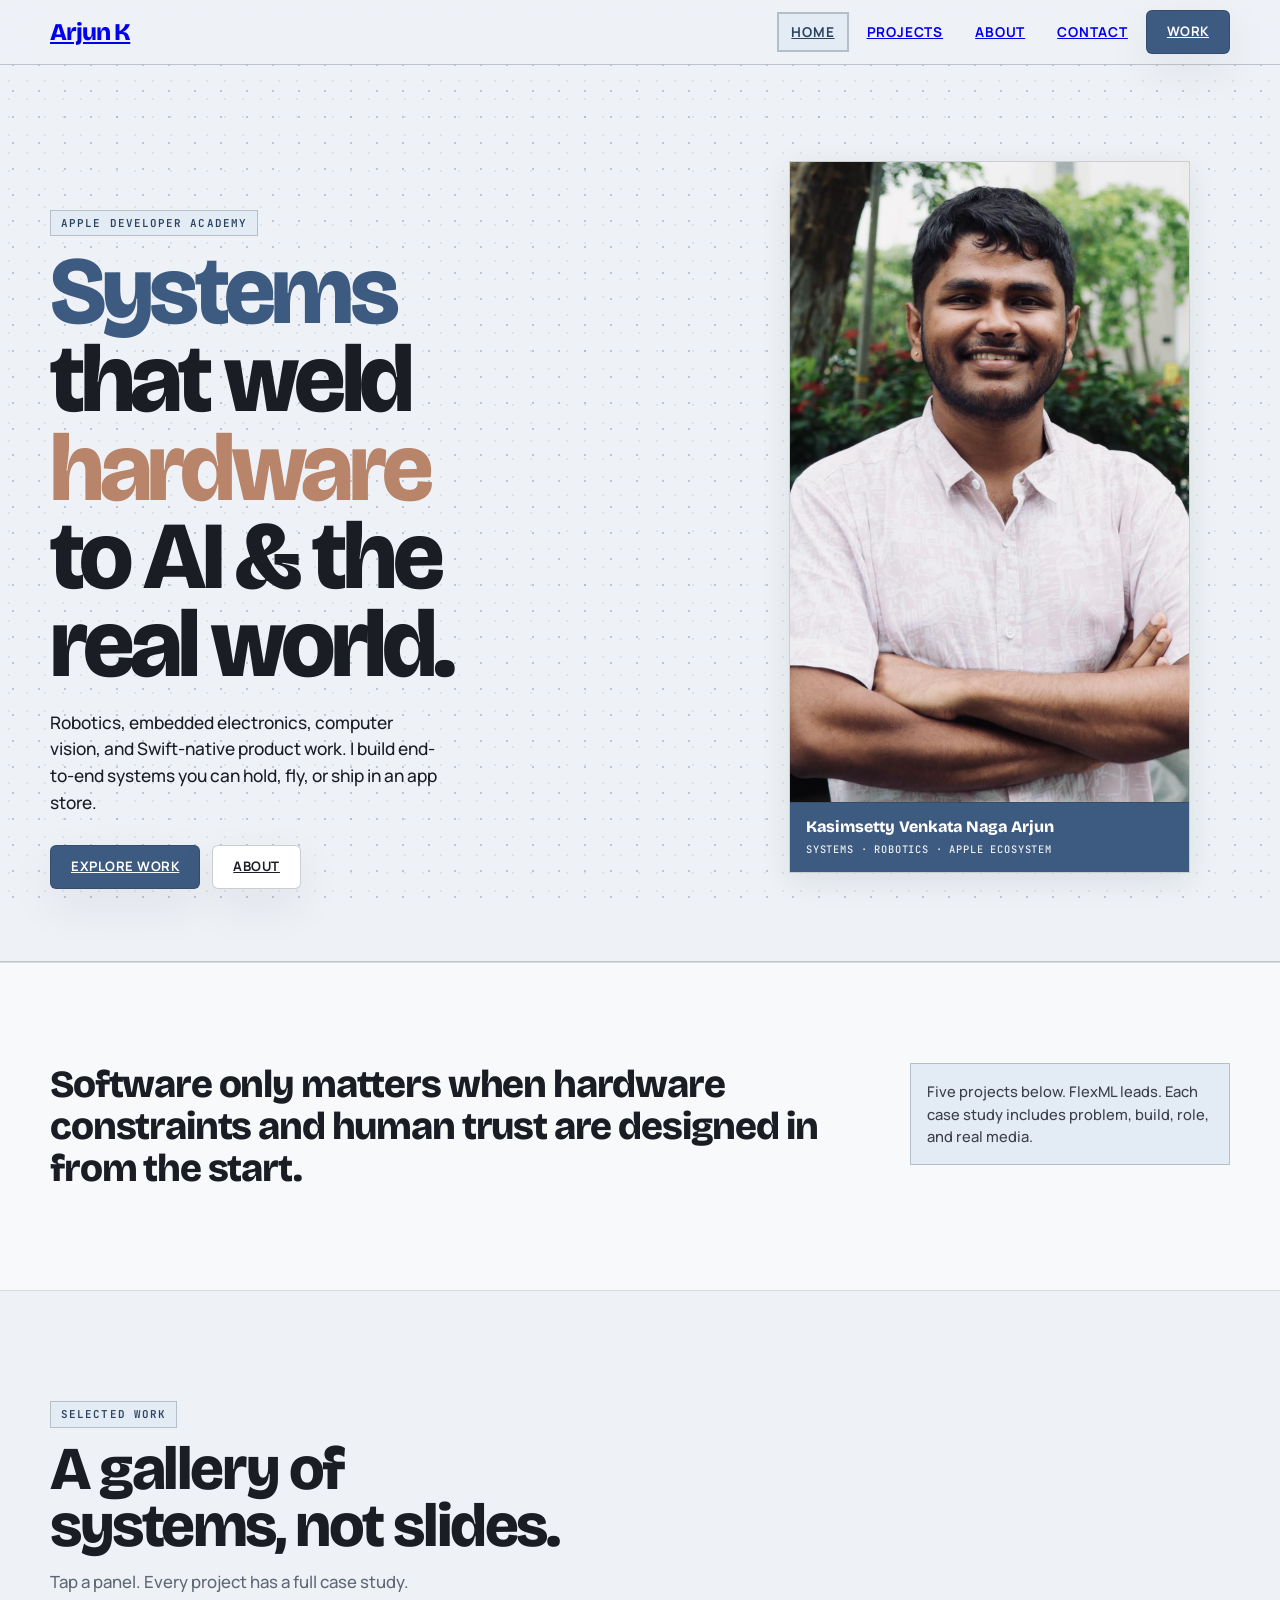
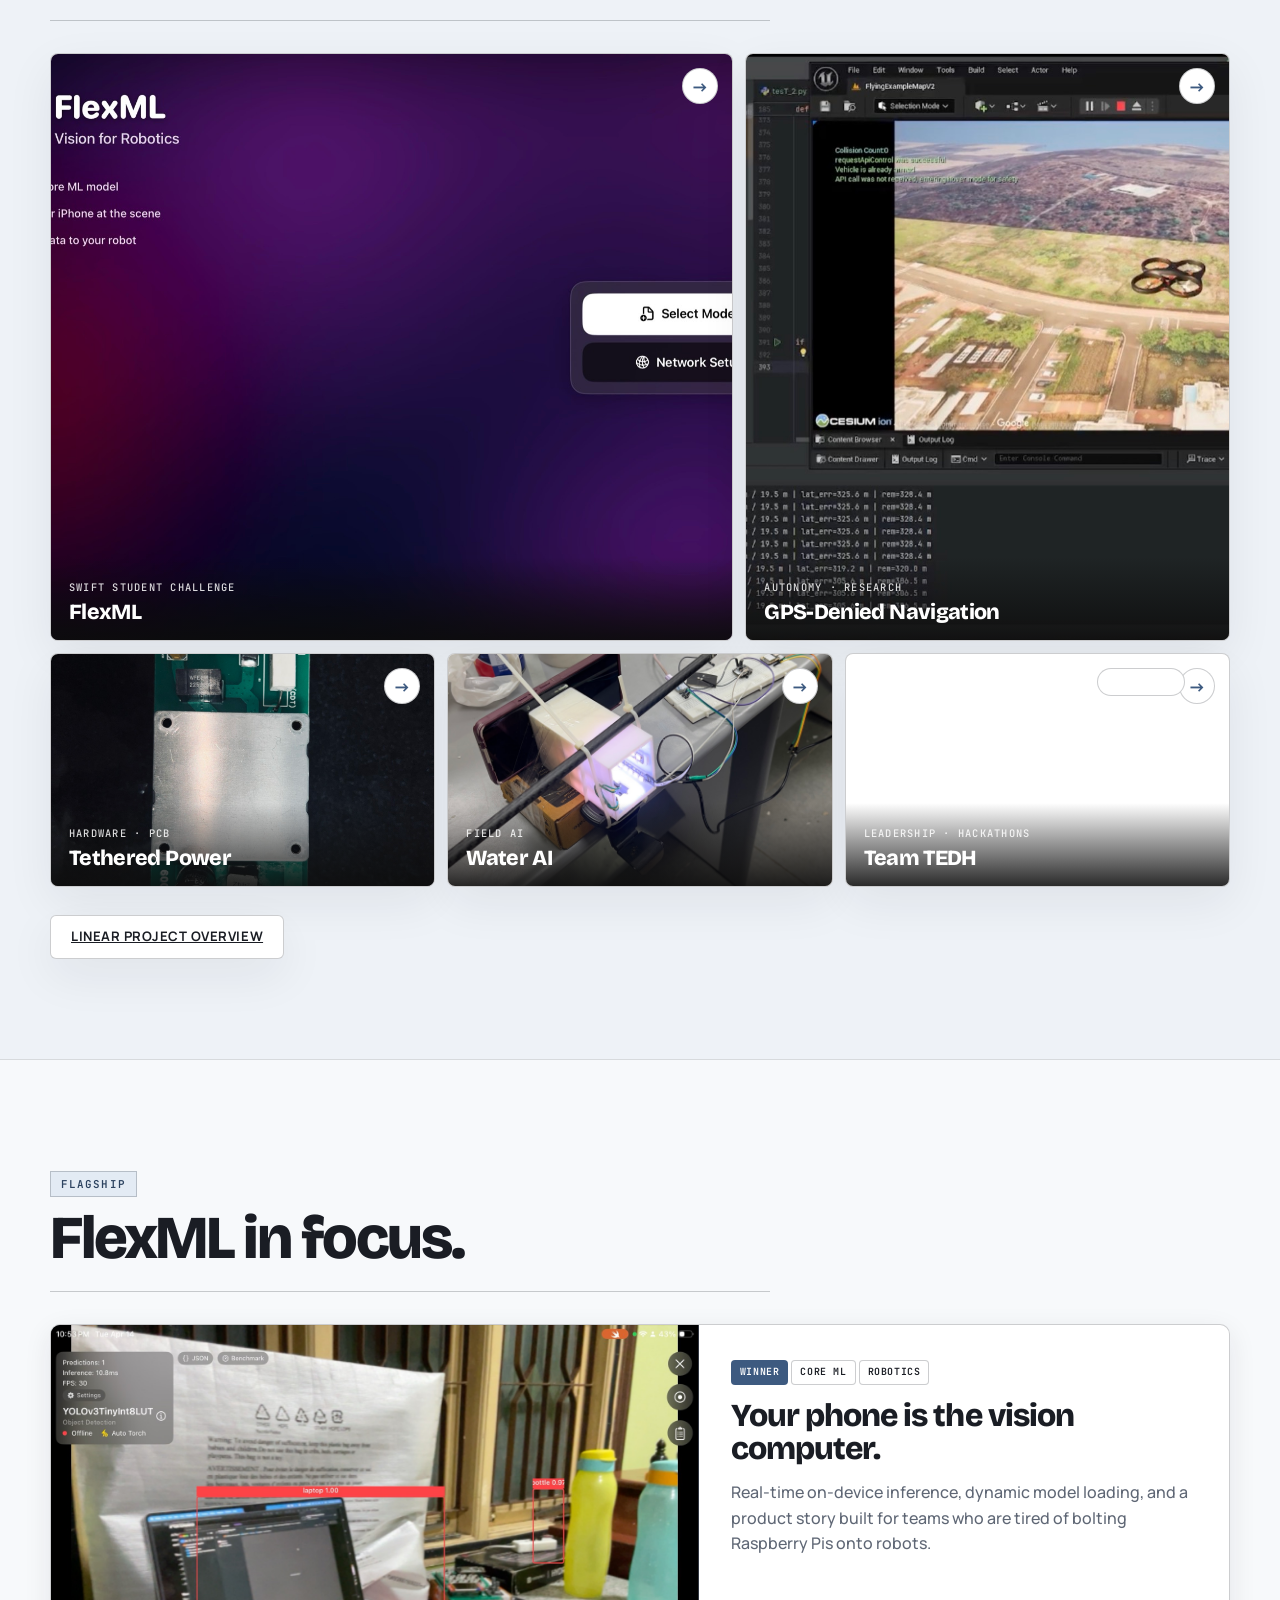
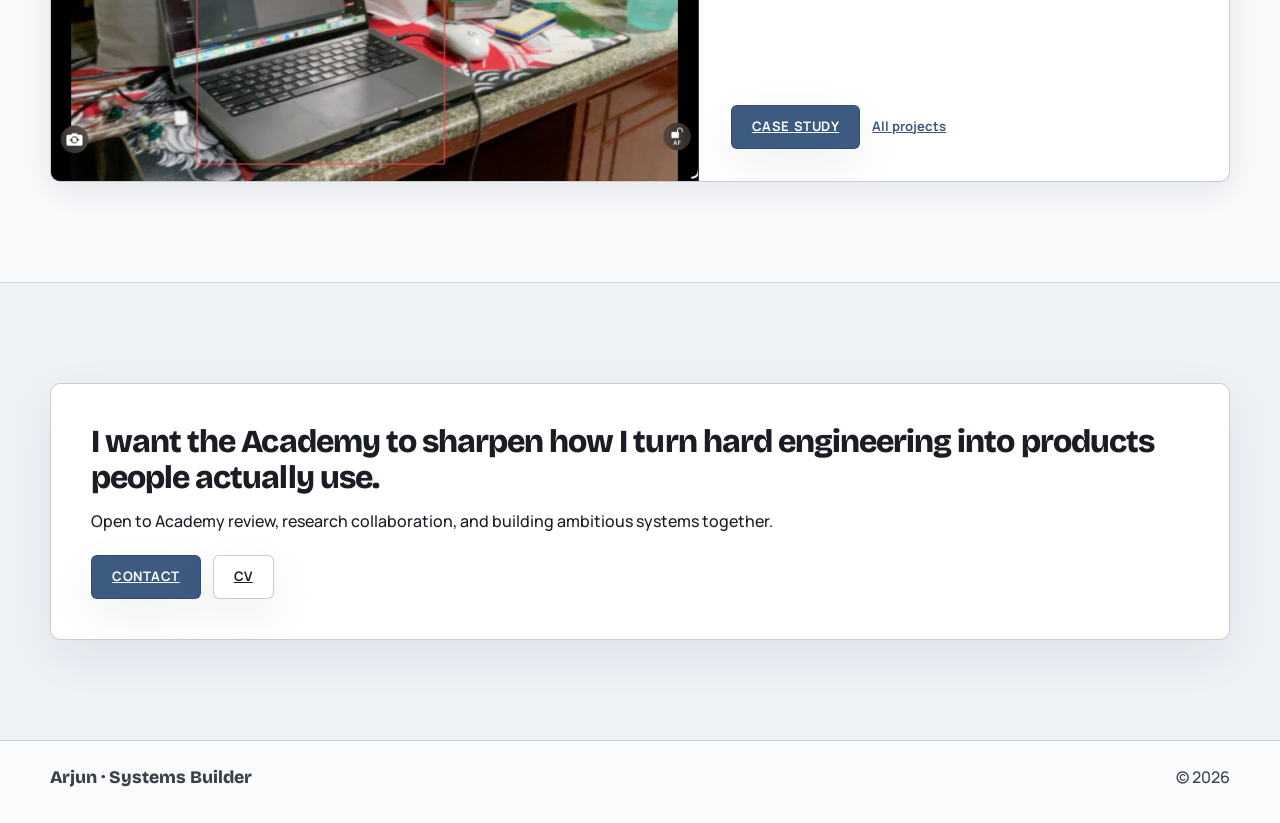
<file: index.html>
<!DOCTYPE html>
<html lang="en">
  <head>
    <meta charset="UTF-8" />
    <meta name="viewport" content="width=device-width, initial-scale=1.0" />
    <meta name="theme-color" content="#eef2f7" />
    <title>Arjun | Systems Builder</title>
    <meta
      name="description"
      content="Portfolio of Kasimsetty Venkata Naga Arjun — systems builder across robotics, AI, embedded hardware, and the Apple ecosystem."
    />
    <link rel="preconnect" href="https://fonts.googleapis.com" />
    <link rel="preconnect" href="https://fonts.gstatic.com" crossorigin />
    <link
      href="https://fonts.googleapis.com/css2?family=Bricolage+Grotesque:opsz,wght@12..96,400..800&display=swap"
      rel="stylesheet"
    />
    <link
      href="https://fonts.googleapis.com/css2?family=Manrope:wght@400..800&family=JetBrains+Mono:wght@500&display=swap"
      rel="stylesheet"
    />
    <link rel="stylesheet" href="styles.css" />
    <script src="script.js" defer></script>
  </head>
  <body class="theme-art">
    <a class="skip-link" href="#main">Skip to content</a>
    <div class="page-shell">
      <header class="site-header" data-site-header>
        <div class="site-header__inner">
          <a class="brand" href="index.html"><span class="brand__name">Arjun K</span></a>
          <nav class="site-nav" data-site-nav data-open="false" aria-label="Primary">
            <button class="nav-toggle" type="button" aria-label="Toggle navigation" aria-expanded="false" data-nav-toggle>
              <span class="nav-toggle__line"></span>
              <span class="nav-toggle__line"></span>
              <span class="nav-toggle__line"></span>
            </button>
            <div class="site-nav__links">
              <a class="site-nav__link is-active" href="index.html" aria-current="page">Home</a>
              <a class="site-nav__link" href="projects.html">Projects</a>
              <a class="site-nav__link" href="about.html">About</a>
              <a class="site-nav__link" href="contact.html">Contact</a>
              <a class="button button--primary" href="projects.html">Work</a>
            </div>
          </nav>
        </div>
      </header>

      <main id="main">
        <section class="art-hero" aria-labelledby="hero-title">
          <div class="section__inner">
            <div class="art-hero__grid">
              <div class="art-hero__copycol">
                <p class="eyebrow hero-intro__item" style="--i: 0">Apple Developer Academy</p>
                <h1 class="art-hero__title" id="hero-title">
                  <span class="hero-intro__item" style="--i: 1"><span class="hl-accent">Systems</span></span>
                  <span class="hero-intro__item" style="--i: 2">that weld <span class="hl-warm">hardware</span></span>
                  <span class="hero-intro__item" style="--i: 3">to AI &amp; the real world.</span>
                </h1>
                <p class="art-hero__copy hero-intro__item" style="--i: 4">
                  Robotics, embedded electronics, computer vision, and Swift-native product work. I build end-to-end
                  systems you can hold, fly, or ship in an app store.
                </p>
                <div class="art-hero__actions hero-intro__item" style="--i: 5">
                  <a class="button button--primary" href="#work">Explore work</a>
                  <a class="button button--secondary" href="about.html">About</a>
                </div>
              </div>
              <figure class="art-portrait hero-intro__item" style="--i: 6">
                <img
                  src="myphoto.jpeg"
                  alt="Portrait of Arjun"
                  width="580"
                  height="640"
                  fetchpriority="high"
                  decoding="async"
                />
                <figcaption class="art-portrait__cap">
                  <p class="art-portrait__name">Kasimsetty Venkata Naga Arjun</p>
                  <p class="art-portrait__role">Systems · Robotics · Apple ecosystem</p>
                </figcaption>
              </figure>
            </div>
          </div>
        </section>

        <section class="section section--alt">
          <div class="section__inner reveal">
            <div class="art-strip">
              <blockquote class="art-strip__quote">
                Software only matters when hardware constraints and human trust are designed in from the start.
              </blockquote>
              <p class="art-strip__aside">
                Five projects below. FlexML leads. Each case study includes problem, build, role, and real media.
              </p>
            </div>
          </div>
        </section>

        <section class="section" id="work" aria-labelledby="work-heading">
          <div class="section__inner">
            <header class="section-intro reveal">
              <p class="eyebrow">Selected work</p>
              <h2 class="section-heading" id="work-heading">A gallery of systems, not slides.</h2>
              <p class="lead">Tap a panel. Every project has a full case study.</p>
            </header>

            <div class="bento reveal reveal--delay-1">
              <a
                class="bento__cell bento__cell--xl bento__cell--img-heavy"
                href="project-flexml.html"
              >
                <span class="bento__arrow" aria-hidden="true">→</span>
                <div class="bento__media">
                  <img
                    src="PhotosAndVideos/FlexML/mainview.jpg"
                    alt="FlexML app on iPhone showing live vision inference"
                    loading="lazy"
                    decoding="async"
                  />
                </div>
                <div class="bento__cap">
                  <span class="bento__label">Swift Student Challenge</span>
                  <h3 class="bento__title">FlexML</h3>
                </div>
              </a>

              <a
                class="bento__cell bento__cell--lg bento__cell--img-heavy"
                href="project-drone.html"
              >
                <span class="bento__arrow" aria-hidden="true">→</span>
                <div class="bento__media">
                  <img
                    src="PhotosAndVideos/Gps_denied_Navigation/Gpsdenied navigation Image.jpg"
                    alt="GPS-denied drone navigation simulation workspace"
                    loading="lazy"
                    decoding="async"
                  />
                </div>
                <div class="bento__cap">
                  <span class="bento__label">Autonomy · Research</span>
                  <h3 class="bento__title">GPS-Denied Navigation</h3>
                </div>
              </a>

              <a
                class="bento__cell bento__cell--md bento__cell--img-heavy"
                href="project-power-system.html"
              >
                <span class="bento__arrow" aria-hidden="true">→</span>
                <div class="bento__media">
                  <img
                    src="PhotosAndVideos/TetheredDroneSystem/Tether_AIRUnit_pcb.jpg.jpg"
                    alt="Air unit PCB for tethered drone power system"
                    loading="lazy"
                    decoding="async"
                  />
                </div>
                <div class="bento__cap">
                  <span class="bento__label">Hardware · PCB</span>
                  <h3 class="bento__title">Tethered Power</h3>
                </div>
              </a>

              <a
                class="bento__cell bento__cell--sm bento__cell--img-heavy"
                href="project-water-ai.html"
              >
                <span class="bento__arrow" aria-hidden="true">→</span>
                <div class="bento__media">
                  <img
                    src="PhotosAndVideos/Water%20AI/Hardware%20Images/IMG_4441.jpg"
                    alt="Water AI field imaging hardware prototype"
                    loading="lazy"
                    decoding="async"
                  />
                </div>
                <div class="bento__cap">
                  <span class="bento__label">Field AI</span>
                  <h3 class="bento__title">Water AI</h3>
                </div>
              </a>

              <a
                class="bento__cell bento__cell--wide bento__cell--img-heavy"
                href="project-team-tedh.html"
              >
                <span class="bento__arrow" aria-hidden="true">→</span>
                <img
                  class="bento__brand-mark"
                  src="PhotosAndVideos/TEAM%20TEDH/tedh-logo.png"
                  alt="Team TEDH logo"
                  width="88"
                  height="28"
                  loading="lazy"
                  decoding="async"
                />
                <div class="bento__media">
                  <img
                    src="PhotosAndVideos/TEAM%20TEDH/Hacksrm_teamTedh_groupPhoto_withWinningCheck.JPG"
                    alt="Team TEDH at HackSRM with winning check"
                    loading="lazy"
                    decoding="async"
                  />
                </div>
                <div class="bento__cap">
                  <span class="bento__label">Leadership · Hackathons</span>
                  <h3 class="bento__title">Team TEDH</h3>
                </div>
              </a>
            </div>

            <div class="button-row reveal" style="margin-top: 28px">
              <a class="button button--secondary" href="projects.html">Linear project overview</a>
            </div>
          </div>
        </section>

        <section class="section section--alt" id="featured" aria-labelledby="featured-heading">
          <div class="section__inner">
            <header class="section-intro reveal">
              <p class="eyebrow">Flagship</p>
              <h2 class="section-heading" id="featured-heading">FlexML in focus.</h2>
            </header>
            <article class="spotlight reveal reveal--delay-1">
              <div class="spotlight__media">
                <img
                  src="PhotosAndVideos/FlexML/infarence_yolov8_mlmodel.jpg"
                  alt="FlexML running YOLOv8 Core ML inference on iPhone"
                  loading="lazy"
                  decoding="async"
                />
              </div>
              <div class="spotlight__body">
                <div class="hero-card__meta">
                  <span class="tag tag--accent">Winner</span>
                  <span class="tag">Core ML</span>
                  <span class="tag">Robotics</span>
                </div>
                <h3 class="spotlight__title">Your phone is the vision computer.</h3>
                <p class="spotlight__summary">
                  Real-time on-device inference, dynamic model loading, and a product story built for teams who are
                  tired of bolting Raspberry Pis onto robots.
                </p>
                <div class="button-row">
                  <a class="button button--primary" href="project-flexml.html">Case study</a>
                  <a class="button button--ghost" href="projects.html">All projects</a>
                </div>
              </div>
            </article>
          </div>
        </section>

        <section class="section">
          <div class="section__inner reveal">
            <article class="quote-card">
              <p class="quote-card__quote">
                I want the Academy to sharpen how I turn hard engineering into products people actually use.
              </p>
              <p class="quote-card__byline">
                Open to Academy review, research collaboration, and building ambitious systems together.
              </p>
              <div class="button-row" style="margin-top: 20px">
                <a class="button button--primary" href="contact.html">Contact</a>
                <a class="button button--secondary" href="KasimsettyVenkataNagaArjun_CV_Academy.pdf">CV</a>
              </div>
            </article>
          </div>
        </section>
      </main>

      <footer class="site-footer">
        <div class="site-footer__inner">
          <span class="site-footer__brand">Arjun · Systems Builder</span>
          <span>&copy; <span data-current-year></span></span>
        </div>
      </footer>
    </div>
  </body>
</html>
</file>
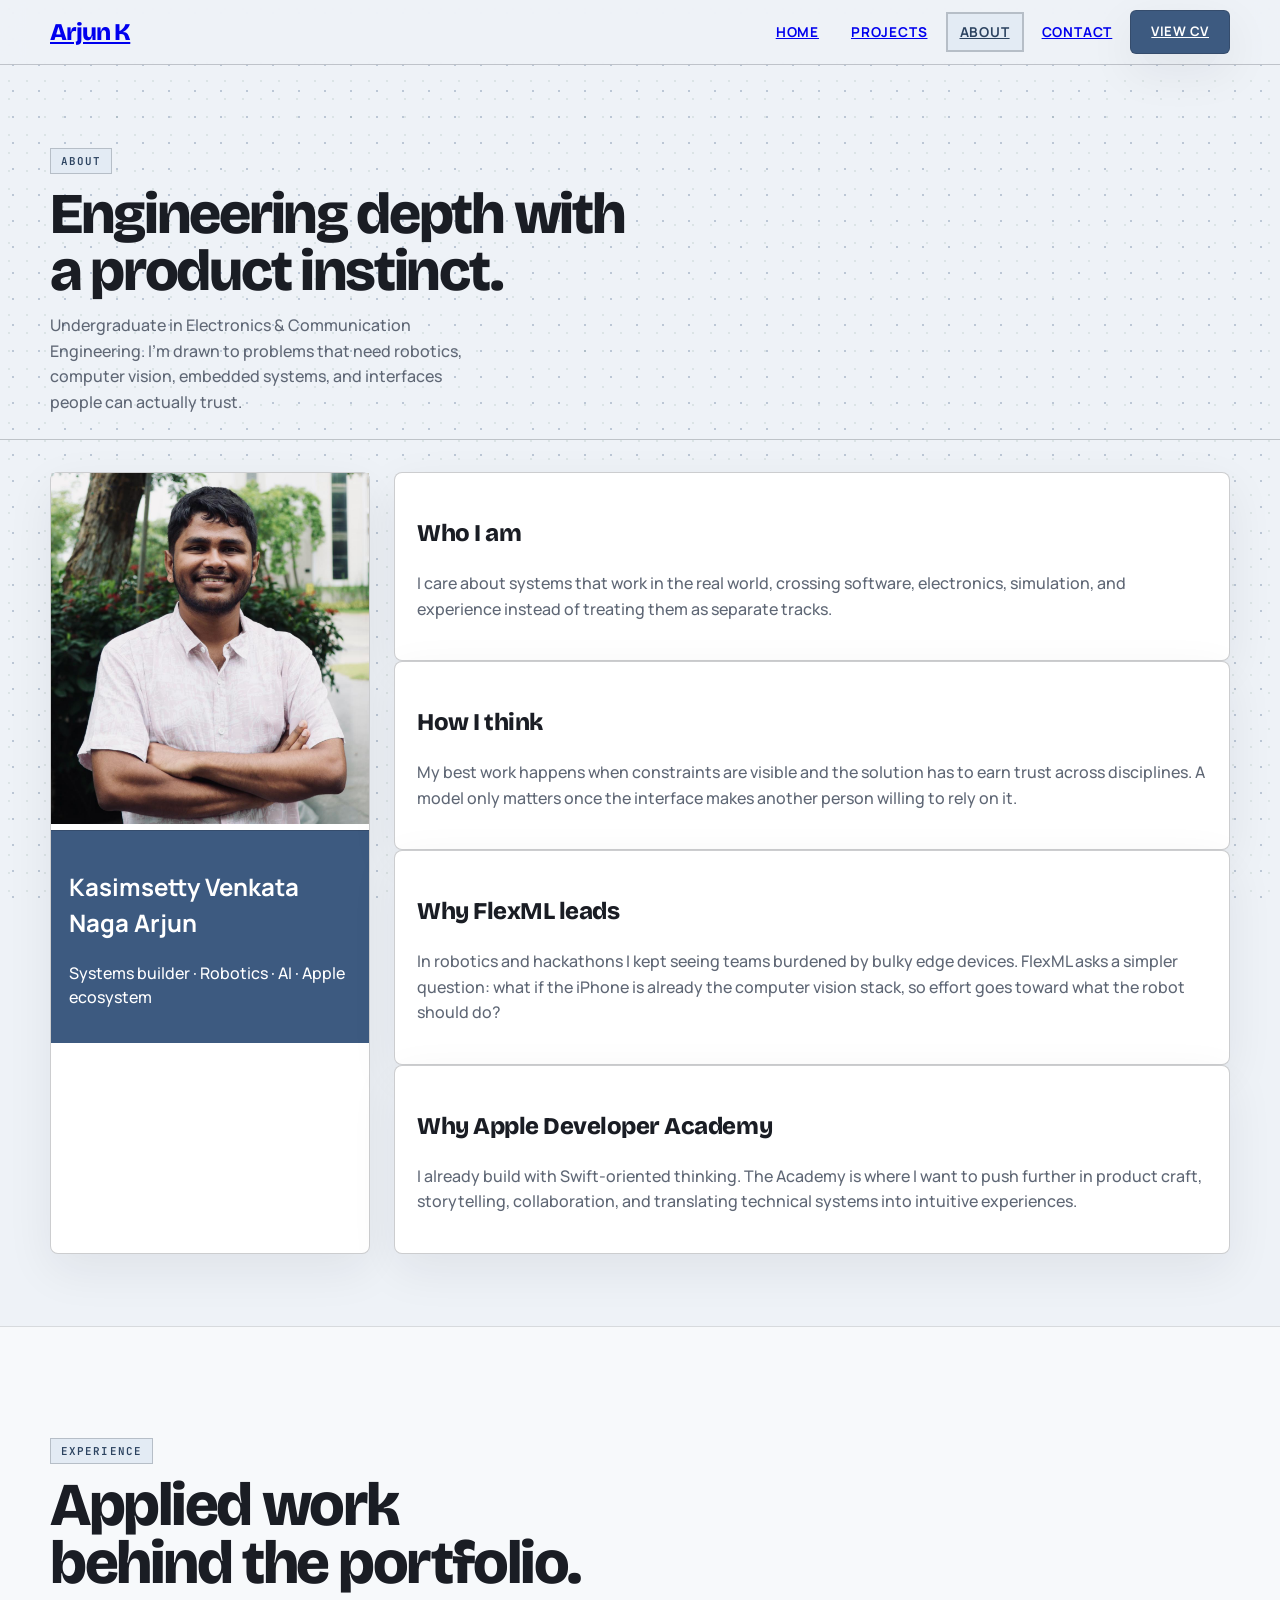
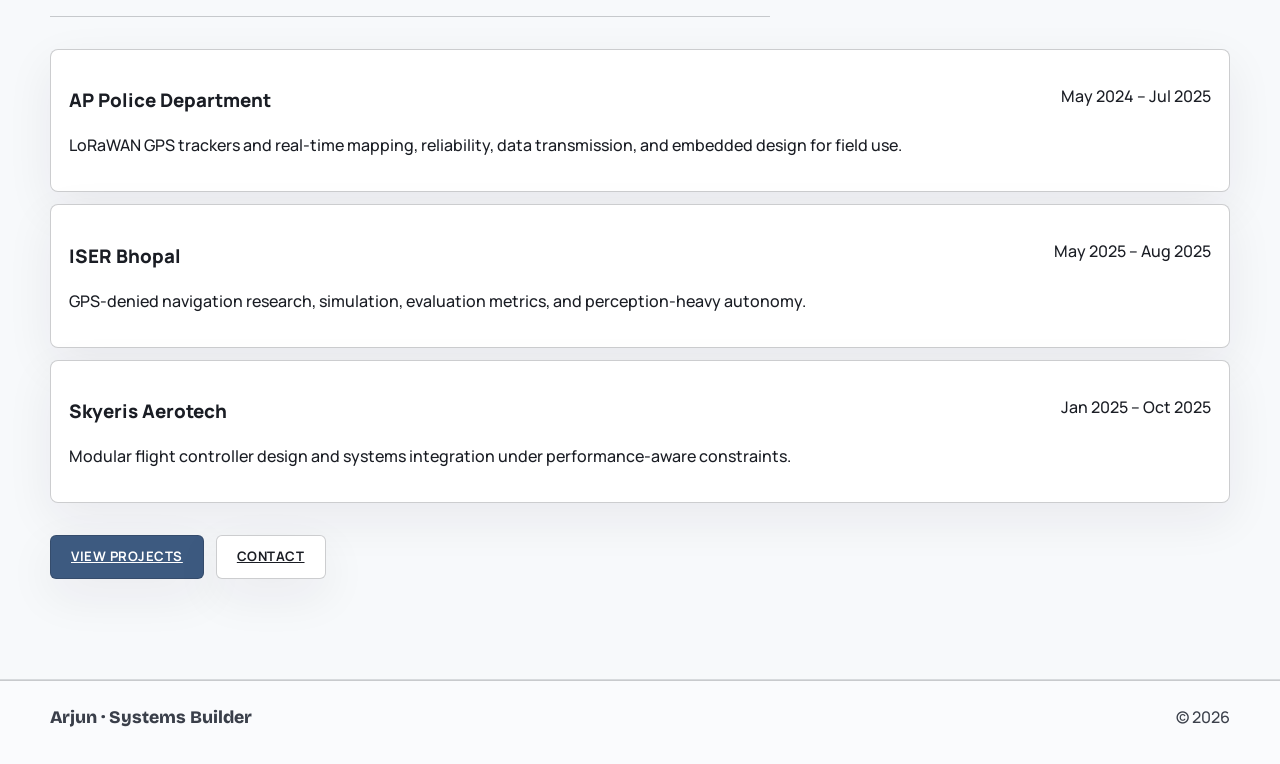
<file: about.html>
<!DOCTYPE html>
<html lang="en">
  <head>
    <meta name="theme-color" content="#eef2f7" />
    <meta charset="UTF-8" />
    <meta name="viewport" content="width=device-width, initial-scale=1.0" />
    <title>About | Arjun</title>
    <link rel="preconnect" href="https://fonts.googleapis.com" />
    <link rel="preconnect" href="https://fonts.gstatic.com" crossorigin />
    <link
      href="https://fonts.googleapis.com/css2?family=Bricolage+Grotesque:opsz,wght@12..96,400..800&display=swap"
      rel="stylesheet"
    />
    <link
      href="https://fonts.googleapis.com/css2?family=Manrope:wght@400..800&family=JetBrains+Mono:wght@500&display=swap"
      rel="stylesheet"
    />
    <link rel="stylesheet" href="styles.css" />
    <script src="script.js" defer></script>
  </head>
  <body class="theme-art">
    <a class="skip-link" href="#main">Skip to content</a>
    <div class="page-shell">
      <header class="site-header" data-site-header>
        <div class="site-header__inner">
          <a class="brand" href="index.html"><span class="brand__name">Arjun K</span></a>
          <nav class="site-nav" aria-label="Primary" data-site-nav data-open="false">
            <button class="nav-toggle" type="button" aria-label="Toggle navigation" aria-expanded="false" data-nav-toggle>
              <span class="nav-toggle__line"></span>
              <span class="nav-toggle__line"></span>
              <span class="nav-toggle__line"></span>
            </button>
            <div class="site-nav__links">
              <a class="site-nav__link" href="index.html">Home</a>
              <a class="site-nav__link" href="projects.html">Projects</a>
              <a class="site-nav__link is-active" href="about.html">About</a>
              <a class="site-nav__link" href="contact.html">Contact</a>
              <a class="button button--primary" href="KasimsettyVenkataNagaArjun_CV_Academy.pdf">View CV</a>
            </div>
          </nav>
        </div>
      </header>

      <main id="main">
        <section class="project-hero">
          <div class="section__inner reveal">
            <p class="eyebrow">About</p>
            <h1 class="project-hero__title">Engineering depth with a product instinct.</h1>
            <p class="project-hero__copy">
              Undergraduate in Electronics &amp; Communication Engineering. I’m drawn to problems that need robotics,
              computer vision, embedded systems, and interfaces people can actually trust.
            </p>
          </div>
        </section>

        <section class="project-detail">
          <div class="section__inner">
            <div class="profile-grid reveal">
              <article class="portrait-card">
                <img src="myphoto.jpeg" alt="Portrait of Arjun" />
                <div class="portrait-card__body">
                  <h2 class="portrait-card__title">Kasimsetty Venkata Naga Arjun</h2>
                  <p class="portrait-card__copy">Systems builder · Robotics · AI · Apple ecosystem</p>
                </div>
              </article>

              <div class="simple-stack">
                <article class="detail-block">
                  <h2 class="detail-block__title">Who I am</h2>
                  <p class="detail-block__copy">
                    I care about systems that work in the real world, crossing software, electronics, simulation, and
                    experience instead of treating them as separate tracks.
                  </p>
                </article>

                <article class="detail-block">
                  <h2 class="detail-block__title">How I think</h2>
                  <p class="detail-block__copy">
                    My best work happens when constraints are visible and the solution has to earn trust across
                    disciplines. A model only matters once the interface makes another person willing to rely on it.
                  </p>
                </article>

                <article class="detail-block">
                  <h2 class="detail-block__title">Why FlexML leads</h2>
                  <p class="detail-block__copy">
                    In robotics and hackathons I kept seeing teams burdened by bulky edge devices. FlexML asks a simpler
                    question: what if the iPhone is already the computer vision stack, so effort goes toward what the
                    robot should do?
                  </p>
                </article>

                <article class="detail-block">
                  <h2 class="detail-block__title">Why Apple Developer Academy</h2>
                  <p class="detail-block__copy">
                    I already build with Swift-oriented thinking. The Academy is where I want to push further in product
                    craft, storytelling, collaboration, and translating technical systems into intuitive experiences.
                  </p>
                </article>
              </div>
            </div>
          </div>
        </section>

        <section class="section section--alt">
          <div class="section__inner">
            <header class="section-intro reveal">
              <p class="eyebrow">Experience</p>
              <h2 class="section-heading">Applied work behind the portfolio.</h2>
            </header>

            <div class="timeline reveal reveal--delay-1">
              <article class="timeline-card">
                <div>
                  <h3 class="timeline-card__title">AP Police Department</h3>
                  <p class="timeline-card__copy">
                    LoRaWAN GPS trackers and real-time mapping, reliability, data transmission, and embedded design for
                    field use.
                  </p>
                </div>
                <p class="timeline-card__meta">May 2024 – Jul 2025</p>
              </article>

              <article class="timeline-card">
                <div>
                  <h3 class="timeline-card__title">ISER Bhopal</h3>
                  <p class="timeline-card__copy">
                    GPS-denied navigation research, simulation, evaluation metrics, and perception-heavy autonomy.
                  </p>
                </div>
                <p class="timeline-card__meta">May 2025 – Aug 2025</p>
              </article>

              <article class="timeline-card">
                <div>
                  <h3 class="timeline-card__title">Skyeris Aerotech</h3>
                  <p class="timeline-card__copy">
                    Modular flight controller design and systems integration under performance-aware constraints.
                  </p>
                </div>
                <p class="timeline-card__meta">Jan 2025 – Oct 2025</p>
              </article>
            </div>

            <div class="button-row reveal" style="margin-top: 32px;">
              <a class="button button--primary" href="projects.html">View projects</a>
              <a class="button button--secondary" href="contact.html">Contact</a>
            </div>
          </div>
        </section>
      </main>

      <footer class="site-footer">
        <div class="site-footer__inner">
          <span class="site-footer__brand">Arjun · Systems Builder</span>
          <span>&copy; <span data-current-year></span></span>
        </div>
      </footer>
    </div>
  </body>
</html>
</file>
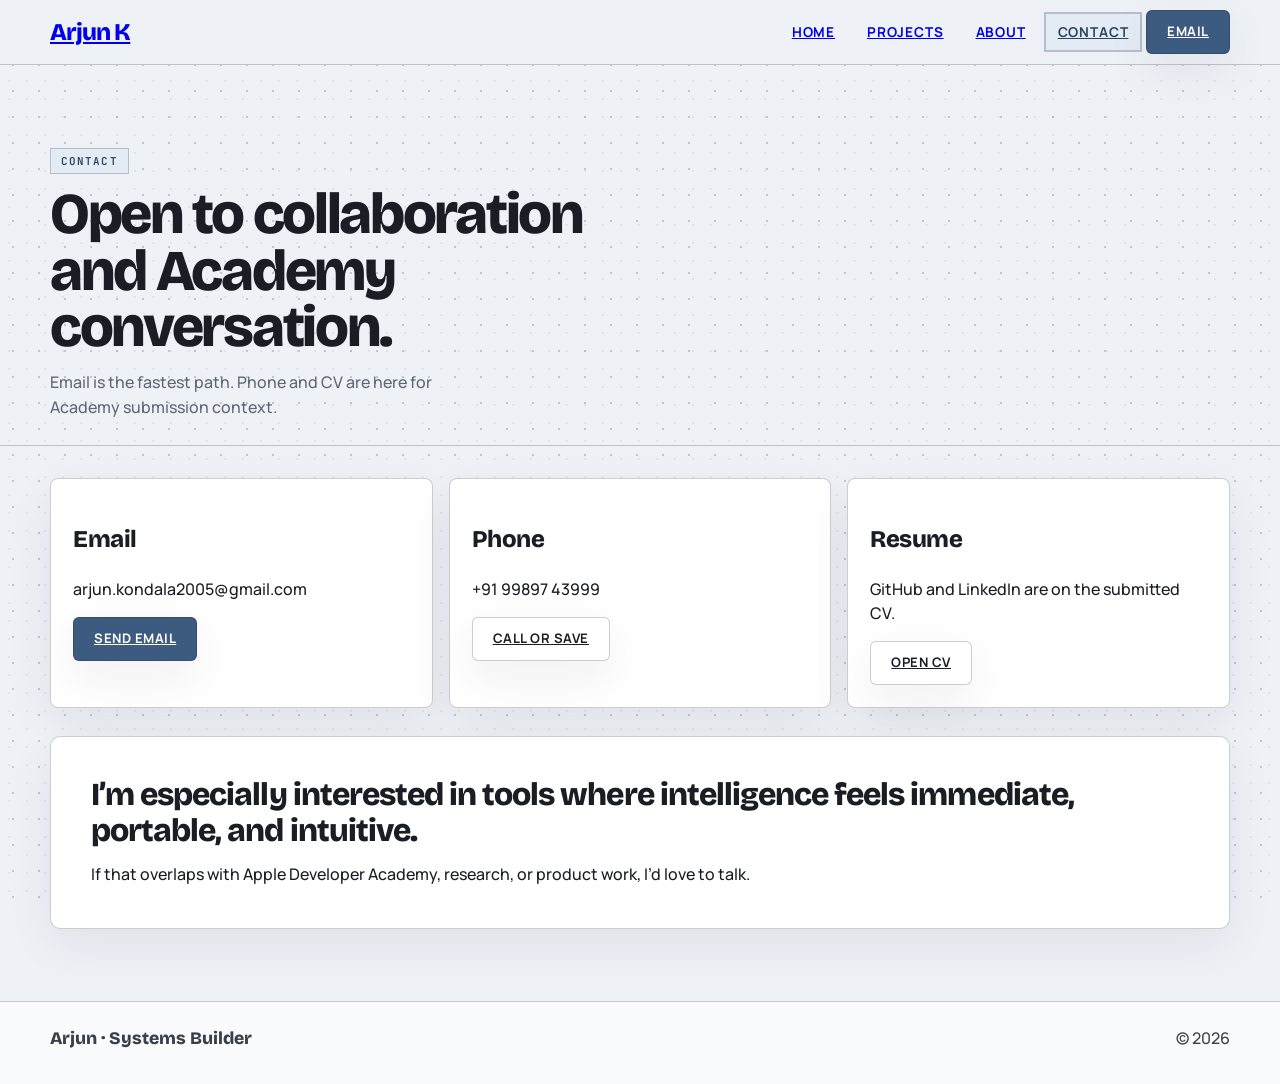
<file: contact.html>
<!DOCTYPE html>
<html lang="en">
  <head>
    <meta name="theme-color" content="#eef2f7" />
    <meta charset="UTF-8" />
    <meta name="viewport" content="width=device-width, initial-scale=1.0" />
    <title>Contact | Arjun</title>
    <link rel="preconnect" href="https://fonts.googleapis.com" />
    <link rel="preconnect" href="https://fonts.gstatic.com" crossorigin />
    <link
      href="https://fonts.googleapis.com/css2?family=Bricolage+Grotesque:opsz,wght@12..96,400..800&display=swap"
      rel="stylesheet"
    />
    <link
      href="https://fonts.googleapis.com/css2?family=Manrope:wght@400..800&family=JetBrains+Mono:wght@500&display=swap"
      rel="stylesheet"
    />
    <link rel="stylesheet" href="styles.css" />
    <script src="script.js" defer></script>
  </head>
  <body class="theme-art">
    <a class="skip-link" href="#main">Skip to content</a>
    <div class="page-shell">
      <header class="site-header" data-site-header>
        <div class="site-header__inner">
          <a class="brand" href="index.html"><span class="brand__name">Arjun K</span></a>
          <nav class="site-nav" aria-label="Primary" data-site-nav data-open="false">
            <button class="nav-toggle" type="button" aria-label="Toggle navigation" aria-expanded="false" data-nav-toggle>
              <span class="nav-toggle__line"></span>
              <span class="nav-toggle__line"></span>
              <span class="nav-toggle__line"></span>
            </button>
            <div class="site-nav__links">
              <a class="site-nav__link" href="index.html">Home</a>
              <a class="site-nav__link" href="projects.html">Projects</a>
              <a class="site-nav__link" href="about.html">About</a>
              <a class="site-nav__link is-active" href="contact.html">Contact</a>
              <a class="button button--primary" href="mailto:arjun.kondala2005@gmail.com">Email</a>
            </div>
          </nav>
        </div>
      </header>

      <main id="main">
        <section class="project-hero">
          <div class="section__inner reveal">
            <p class="eyebrow">Contact</p>
            <h1 class="project-hero__title">Open to collaboration and Academy conversation.</h1>
            <p class="project-hero__copy">
              Email is the fastest path. Phone and CV are here for Academy submission context.
            </p>
          </div>
        </section>

        <section class="project-detail">
          <div class="section__inner">
            <div class="contact-grid reveal">
              <article class="contact-card">
                <h2 class="contact-card__title">Email</h2>
                <p class="contact-card__copy">arjun.kondala2005@gmail.com</p>
                <div class="button-row" style="margin-top: 16px;">
                  <a class="button button--primary" href="mailto:arjun.kondala2005@gmail.com">Send email</a>
                </div>
              </article>

              <article class="contact-card">
                <h2 class="contact-card__title">Phone</h2>
                <p class="contact-card__copy">+91 99897 43999</p>
                <div class="button-row" style="margin-top: 16px;">
                  <a class="button button--secondary" href="tel:+919989743999">Call or save</a>
                </div>
              </article>

              <article class="contact-card">
                <h2 class="contact-card__title">Resume</h2>
                <p class="contact-card__copy">GitHub and LinkedIn are on the submitted CV.</p>
                <div class="button-row" style="margin-top: 16px;">
                  <a class="button button--secondary" href="KasimsettyVenkataNagaArjun_CV_Academy.pdf">Open CV</a>
                </div>
              </article>
            </div>

            <article class="quote-card reveal" style="margin-top: 28px;">
              <p class="quote-card__quote">
                I’m especially interested in tools where intelligence feels immediate, portable, and intuitive.
              </p>
              <p class="quote-card__byline">
                If that overlaps with Apple Developer Academy, research, or product work, I’d love to talk.
              </p>
            </article>
          </div>
        </section>
      </main>

      <footer class="site-footer">
        <div class="site-footer__inner">
          <span class="site-footer__brand">Arjun · Systems Builder</span>
          <span>&copy; <span data-current-year></span></span>
        </div>
      </footer>
    </div>
  </body>
</html>
</file>
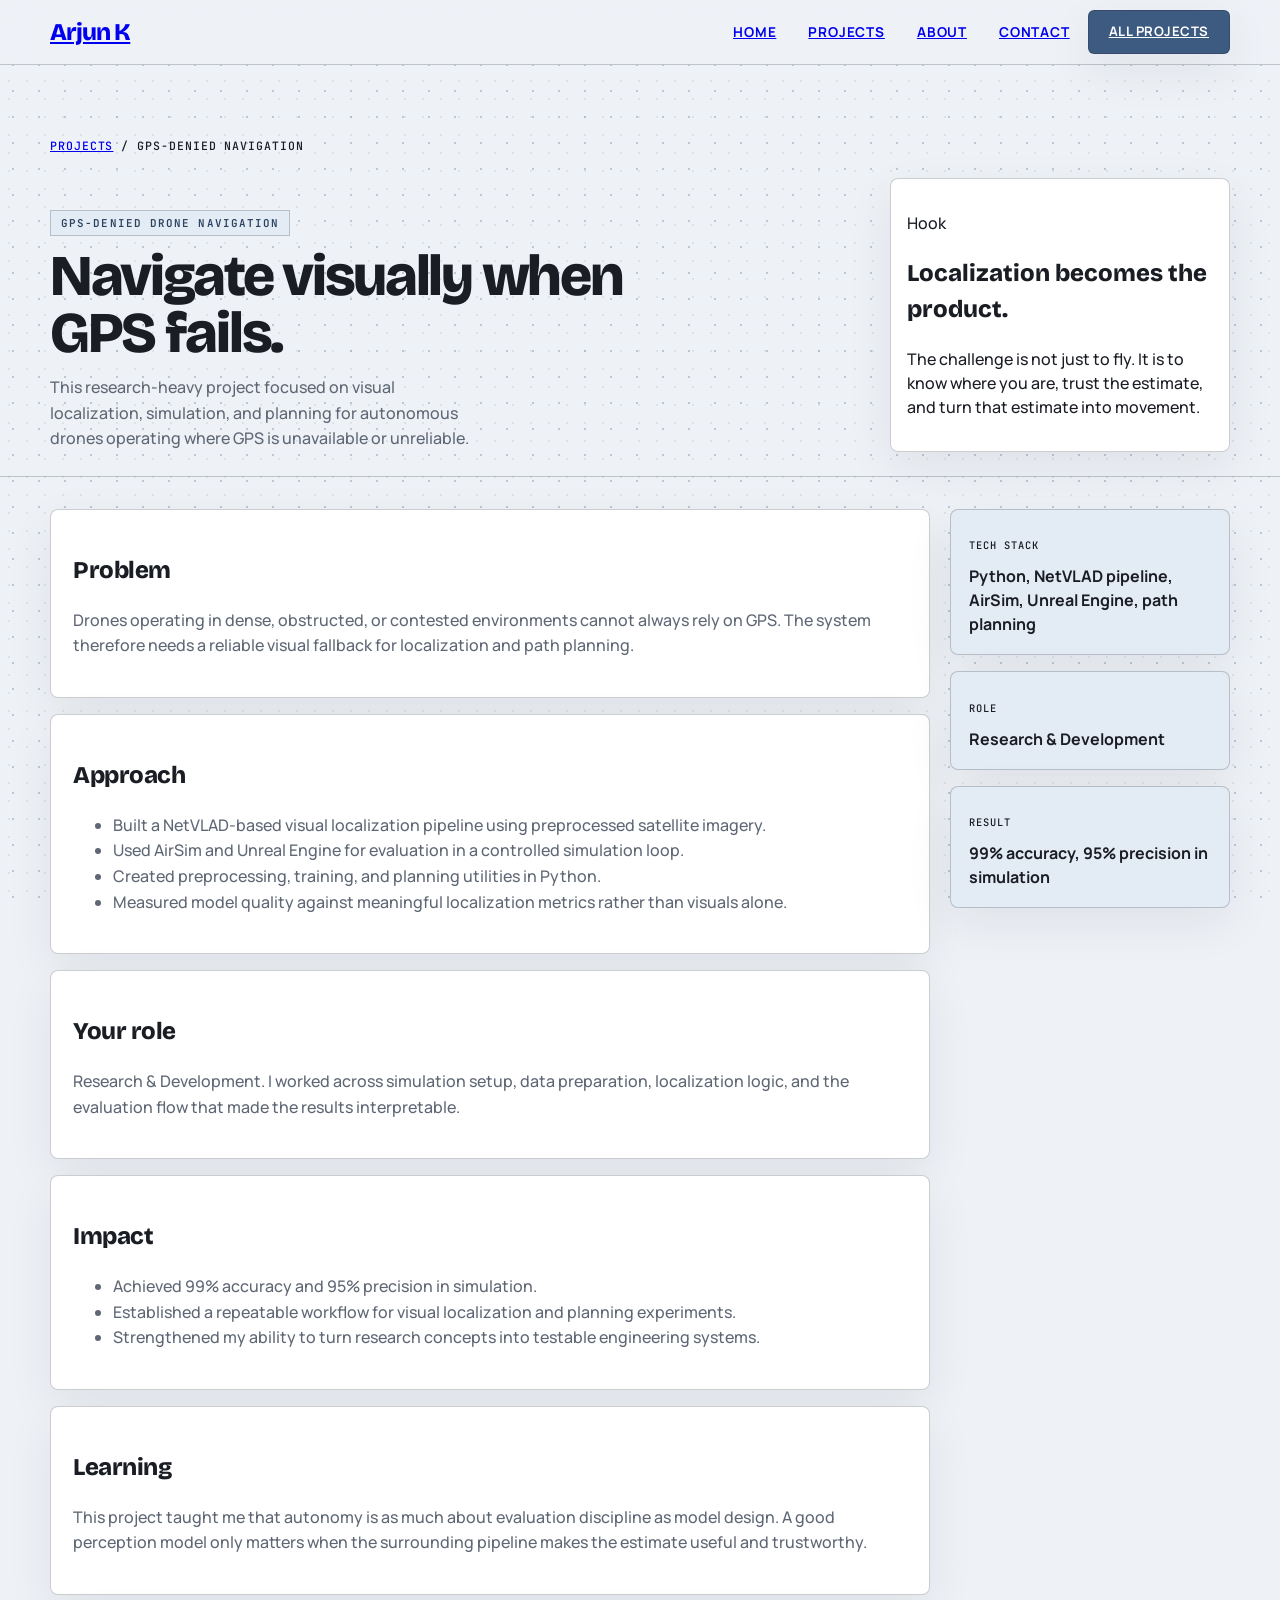
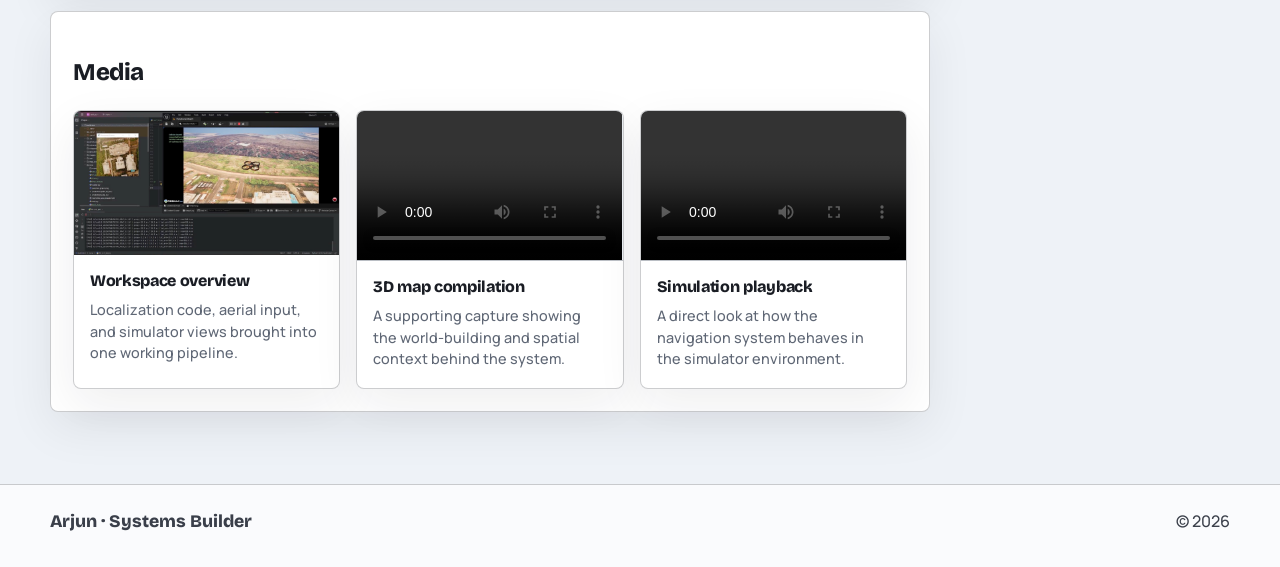
<file: project-drone.html>
<!DOCTYPE html>
<html lang="en">
  <head>
    <meta name="theme-color" content="#eef2f7" />
    <meta charset="UTF-8" />
    <meta name="viewport" content="width=device-width, initial-scale=1.0" />
    <title>GPS-Denied Drone Navigation | Arjun</title>
    <link rel="preconnect" href="https://fonts.googleapis.com" />
    <link rel="preconnect" href="https://fonts.gstatic.com" crossorigin />
    <link
      href="https://fonts.googleapis.com/css2?family=Bricolage+Grotesque:opsz,wght@12..96,400..800&display=swap"
      rel="stylesheet"
    />
    <link
      href="https://fonts.googleapis.com/css2?family=Manrope:wght@400..800&family=JetBrains+Mono:wght@500&display=swap"
      rel="stylesheet"
    />
    <link rel="stylesheet" href="styles.css" />
    <script src="script.js" defer></script>
  </head>
  <body class="theme-art">
    <a class="skip-link" href="#main">Skip to content</a>
    <div class="page-shell">
      <header class="site-header" data-site-header>
        <div class="site-header__inner">
          <a class="brand" href="index.html"><span class="brand__name">Arjun K</span></a>
          <nav class="site-nav" aria-label="Primary" data-site-nav data-open="false">
            <button class="nav-toggle" type="button" aria-label="Toggle navigation" aria-expanded="false" data-nav-toggle>
              <span class="nav-toggle__line"></span>
              <span class="nav-toggle__line"></span>
              <span class="nav-toggle__line"></span>
            </button>
            <div class="site-nav__links">
              <a class="site-nav__link" href="index.html">Home</a>
              <a class="site-nav__link" href="projects.html">Projects</a>
              <a class="site-nav__link" href="about.html">About</a>
              <a class="site-nav__link" href="contact.html">Contact</a>
              <a class="button button--primary" href="projects.html">All projects</a>
            </div>
          </nav>
        </div>
      </header>

      <main id="main">
        <section class="project-hero">
          <div class="section__inner">
            <nav class="breadcrumb" aria-label="Breadcrumb">
              <a href="projects.html">Projects</a>
              <span aria-hidden="true">/</span>
              <span aria-current="page">GPS-Denied Navigation</span>
            </nav>
            <div class="project-hero__grid reveal">
              <div>
                <p class="eyebrow">GPS-Denied Drone Navigation</p>
                <h1 class="project-hero__title">Navigate visually when GPS fails.</h1>
                <p class="project-hero__copy">
                  This research-heavy project focused on visual localization, simulation, and planning for autonomous
                  drones operating where GPS is unavailable or unreliable.
                </p>
              </div>
              <aside class="hero-card project-hero__aside">
                <div class="hero-card__content">
                  <p class="hero-card__label">Hook</p>
                  <h2 class="hero-card__title">Localization becomes the product.</h2>
                  <p class="hero-card__copy">
                    The challenge is not just to fly. It is to know where you are, trust the estimate, and turn that
                    estimate into movement.
                  </p>
                </div>
              </aside>
            </div>
          </div>
        </section>

        <section class="project-detail">
          <div class="section__inner">
            <div class="project-detail__grid">
              <div class="detail-stack">
                <article class="detail-block">
                  <h2 class="detail-block__title">Problem</h2>
                  <p class="detail-block__copy">
                    Drones operating in dense, obstructed, or contested environments cannot always rely on GPS. The
                    system therefore needs a reliable visual fallback for localization and path planning.
                  </p>
                </article>

                <article class="detail-block">
                  <h2 class="detail-block__title">Approach</h2>
                  <ul class="detail-list">
                    <li>Built a NetVLAD-based visual localization pipeline using preprocessed satellite imagery.</li>
                    <li>Used AirSim and Unreal Engine for evaluation in a controlled simulation loop.</li>
                    <li>Created preprocessing, training, and planning utilities in Python.</li>
                    <li>Measured model quality against meaningful localization metrics rather than visuals alone.</li>
                  </ul>
                </article>

                <article class="detail-block">
                  <h2 class="detail-block__title">Your role</h2>
                  <p class="detail-block__copy">
                    Research &amp; Development. I worked across simulation setup, data preparation, localization logic,
                    and the evaluation flow that made the results interpretable.
                  </p>
                </article>

                <article class="detail-block">
                  <h2 class="detail-block__title">Impact</h2>
                  <ul class="detail-list">
                    <li>Achieved 99% accuracy and 95% precision in simulation.</li>
                    <li>Established a repeatable workflow for visual localization and planning experiments.</li>
                    <li>Strengthened my ability to turn research concepts into testable engineering systems.</li>
                  </ul>
                </article>

                <article class="detail-block">
                  <h2 class="detail-block__title">Learning</h2>
                  <p class="detail-block__copy">
                    This project taught me that autonomy is as much about evaluation discipline as model design. A good
                    perception model only matters when the surrounding pipeline makes the estimate useful and trustworthy.
                  </p>
                </article>

                <article class="detail-block">
                  <h2 class="detail-block__title">Media</h2>
                  <div class="media-grid" style="margin-top: 18px;">
                    <article class="media-card">
                      <div class="media-frame">
                        <img
                          src="PhotosAndVideos/Gps_denied_Navigation/Gpsdenied navigation Image.jpg"
                          alt="GPS-denied navigation interface and simulation"
                          style="--ratio: 3600 / 1958"
                        />
                      </div>
                      <div class="media-card__body">
                        <h3 class="media-card__title">Workspace overview</h3>
                        <p class="media-card__copy">Localization code, aerial input, and simulator views brought into one working pipeline.</p>
                      </div>
                    </article>

                    <article class="media-card">
                      <div class="media-frame">
                        <video controls playsinline preload="metadata" style="--ratio: 16 / 9">
                          <source src="PhotosAndVideos/Gps_denied_Navigation/3d_mapcompilation%20_in_reality%20capture.mp4" type="video/mp4" />
                        </video>
                      </div>
                      <div class="media-card__body">
                        <h3 class="media-card__title">3D map compilation</h3>
                        <p class="media-card__copy">A supporting capture showing the world-building and spatial context behind the system.</p>
                      </div>
                    </article>

                    <article class="media-card">
                      <div class="media-frame">
                        <video controls playsinline preload="metadata" style="--ratio: 16 / 9">
                          <source src="PhotosAndVideos/Gps_denied_Navigation/GPS_DENIED_Navigation_SIMULATON.mp4" type="video/mp4" />
                        </video>
                      </div>
                      <div class="media-card__body">
                        <h3 class="media-card__title">Simulation playback</h3>
                        <p class="media-card__copy">A direct look at how the navigation system behaves in the simulator environment.</p>
                      </div>
                    </article>
                  </div>
                </article>
              </div>

              <aside class="sidebar-stack">
                <article class="hero-card sidebar-card">
                  <p class="sidebar-card__label">Tech stack</p>
                  <p class="sidebar-card__value">Python, NetVLAD pipeline, AirSim, Unreal Engine, path planning</p>
                </article>
                <article class="hero-card sidebar-card">
                  <p class="sidebar-card__label">Role</p>
                  <p class="sidebar-card__value">Research &amp; Development</p>
                </article>
                <article class="hero-card sidebar-card">
                  <p class="sidebar-card__label">Result</p>
                  <p class="sidebar-card__value">99% accuracy, 95% precision in simulation</p>
                </article>
              </aside>
            </div>
          </div>
        </section>
      </main>

      <footer class="site-footer">
        <div class="site-footer__inner">
          <span class="site-footer__brand">Arjun · Systems Builder</span>
          <span>&copy; <span data-current-year></span></span>
        </div>
      </footer>
    </div>
  </body>
</html>
</file>
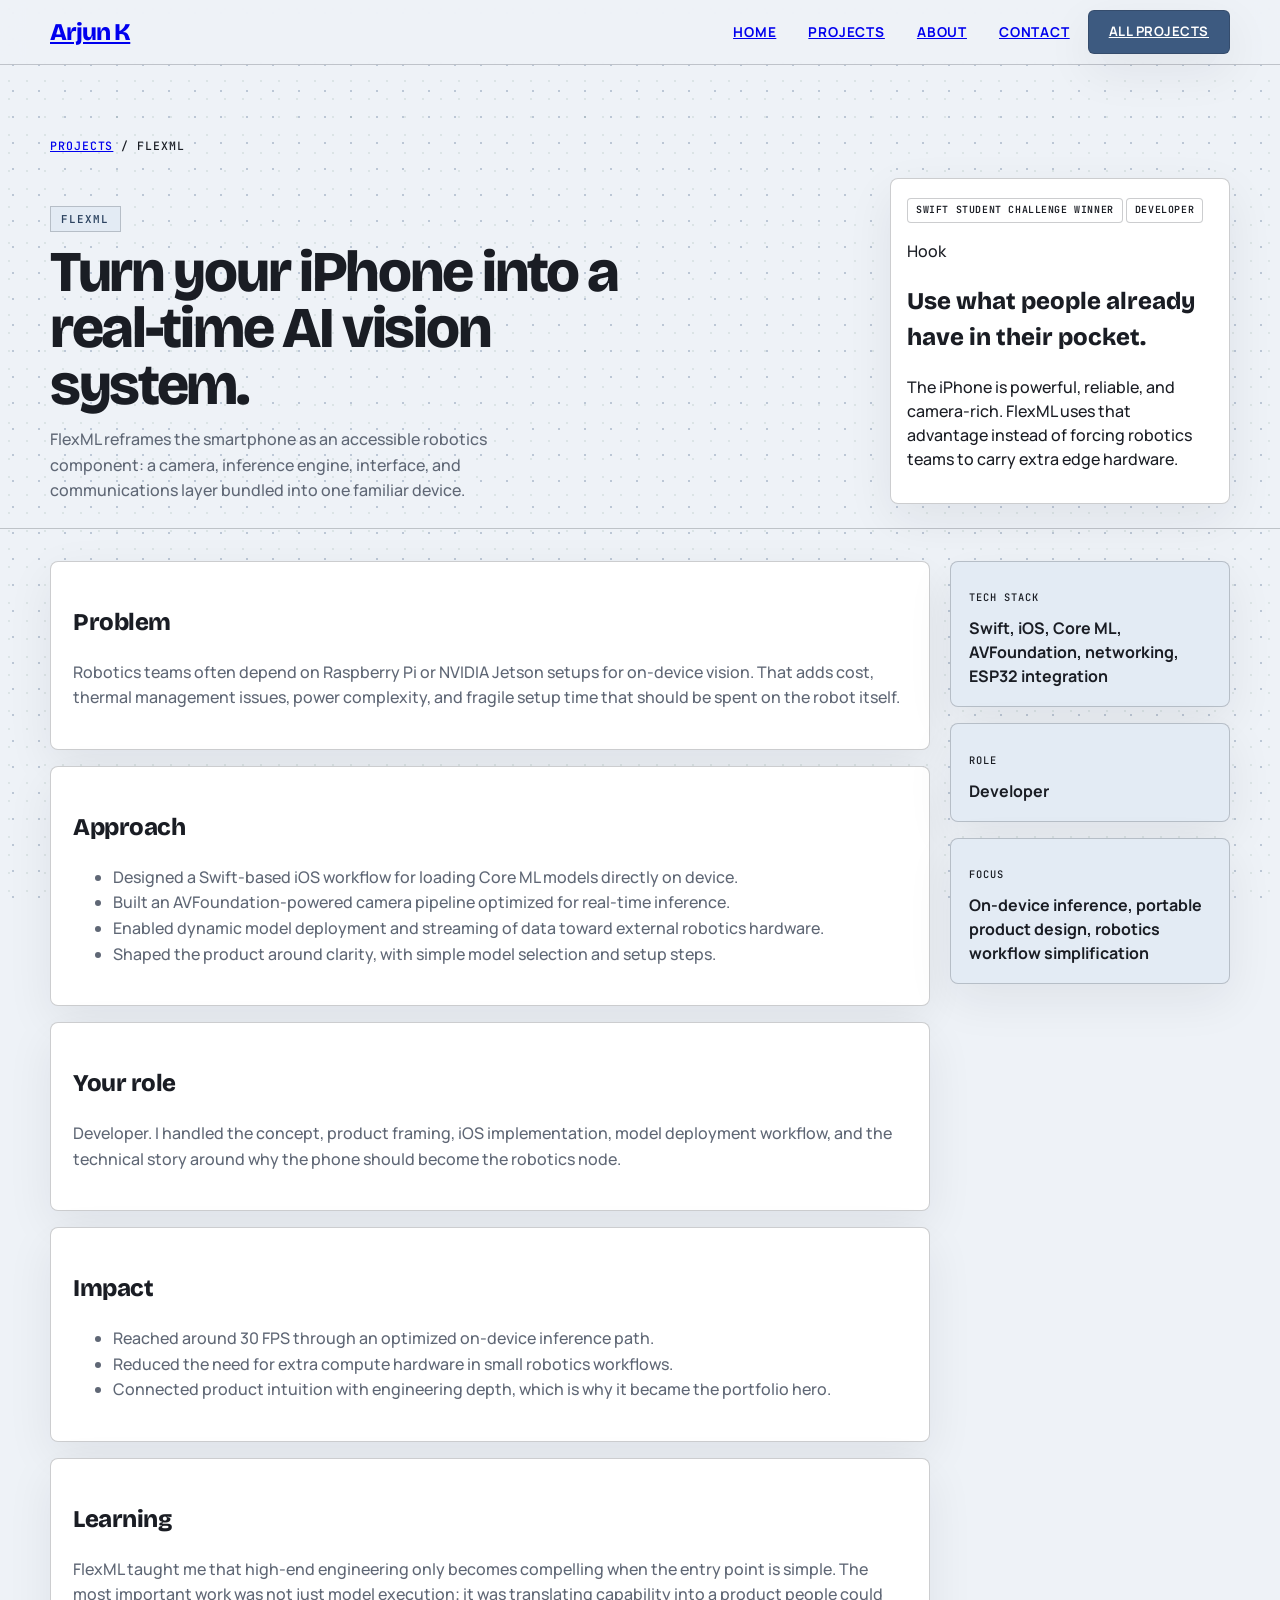
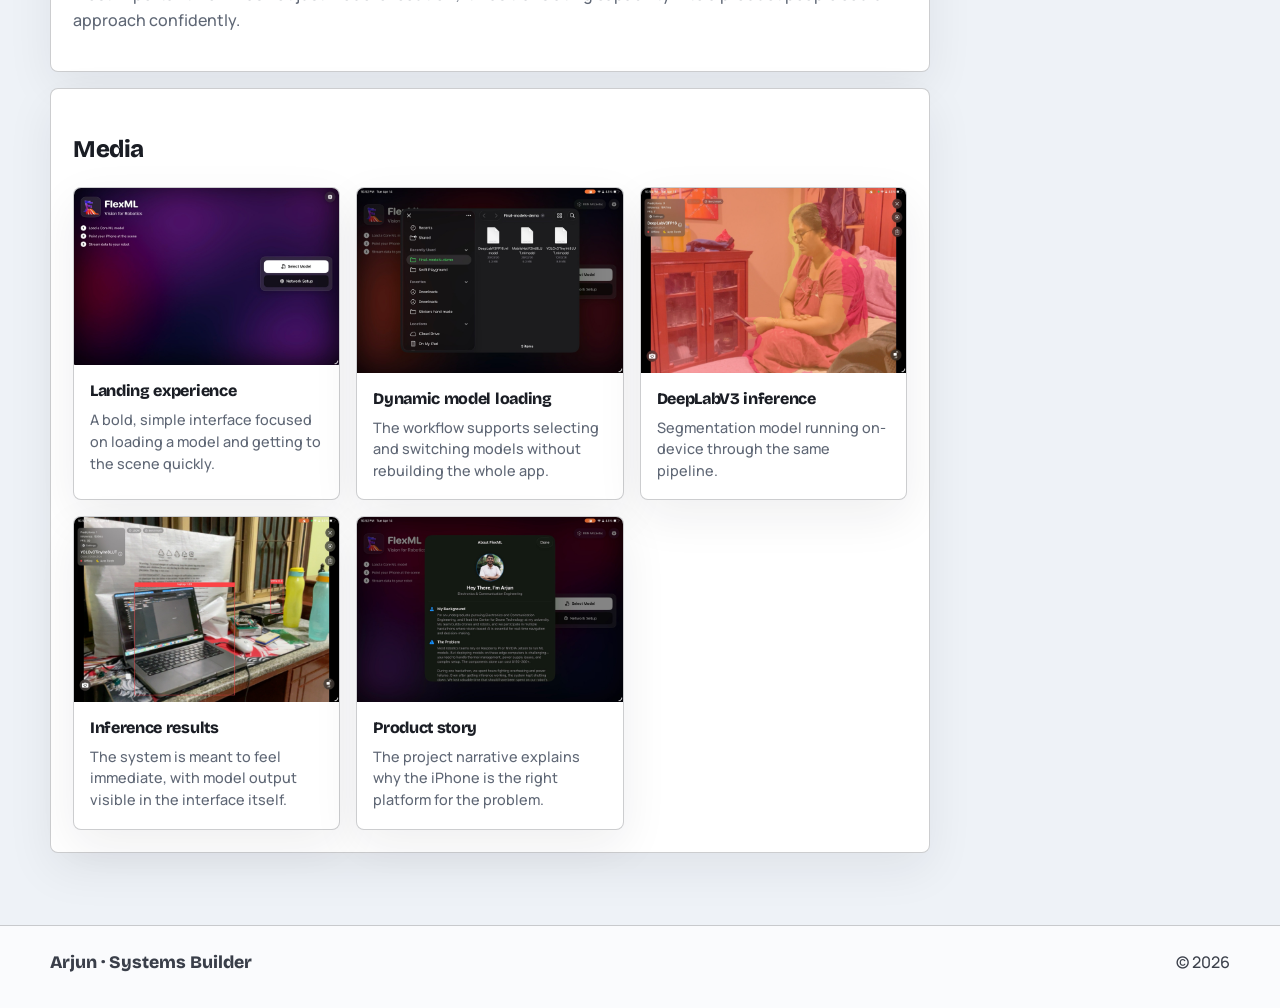
<file: project-flexml.html>
<!DOCTYPE html>
<html lang="en">
  <head>
    <meta name="theme-color" content="#eef2f7" />
    <meta charset="UTF-8" />
    <meta name="viewport" content="width=device-width, initial-scale=1.0" />
    <title>FlexML | Arjun</title>
    <link rel="preconnect" href="https://fonts.googleapis.com" />
    <link rel="preconnect" href="https://fonts.gstatic.com" crossorigin />
    <link
      href="https://fonts.googleapis.com/css2?family=Bricolage+Grotesque:opsz,wght@12..96,400..800&display=swap"
      rel="stylesheet"
    />
    <link
      href="https://fonts.googleapis.com/css2?family=Manrope:wght@400..800&family=JetBrains+Mono:wght@500&display=swap"
      rel="stylesheet"
    />
    <link rel="stylesheet" href="styles.css" />
    <script src="script.js" defer></script>
  </head>
  <body class="theme-art">
    <a class="skip-link" href="#main">Skip to content</a>
    <div class="page-shell">
      <header class="site-header" data-site-header>
        <div class="site-header__inner">
          <a class="brand" href="index.html"><span class="brand__name">Arjun K</span></a>
          <nav class="site-nav" aria-label="Primary" data-site-nav data-open="false">
            <button class="nav-toggle" type="button" aria-label="Toggle navigation" aria-expanded="false" data-nav-toggle>
              <span class="nav-toggle__line"></span>
              <span class="nav-toggle__line"></span>
              <span class="nav-toggle__line"></span>
            </button>
            <div class="site-nav__links">
              <a class="site-nav__link" href="index.html">Home</a>
              <a class="site-nav__link" href="projects.html">Projects</a>
              <a class="site-nav__link" href="about.html">About</a>
              <a class="site-nav__link" href="contact.html">Contact</a>
              <a class="button button--primary" href="projects.html">All projects</a>
            </div>
          </nav>
        </div>
      </header>

      <main id="main">
        <section class="project-hero">
          <div class="section__inner">
            <nav class="breadcrumb" aria-label="Breadcrumb">
              <a href="projects.html">Projects</a>
              <span aria-hidden="true">/</span>
              <span aria-current="page">FlexML</span>
            </nav>
            <div class="project-hero__grid reveal">
              <div>
                <p class="eyebrow">FlexML</p>
                <h1 class="project-hero__title">Turn your iPhone into a real-time AI vision system.</h1>
                <p class="project-hero__copy">
                  FlexML reframes the smartphone as an accessible robotics component: a camera, inference engine,
                  interface, and communications layer bundled into one familiar device.
                </p>
              </div>
              <aside class="hero-card project-hero__aside">
                <div class="hero-card__content">
                  <div class="hero-card__meta">
                    <span class="tag">Swift Student Challenge Winner</span>
                    <span class="tag">Developer</span>
                  </div>
                  <p class="hero-card__label">Hook</p>
                  <h2 class="hero-card__title">Use what people already have in their pocket.</h2>
                  <p class="hero-card__copy">
                    The iPhone is powerful, reliable, and camera-rich. FlexML uses that advantage instead of forcing
                    robotics teams to carry extra edge hardware.
                  </p>
                </div>
              </aside>
            </div>
          </div>
        </section>

        <section class="project-detail">
          <div class="section__inner">
            <div class="project-detail__grid">
              <div class="detail-stack">
                <article class="detail-block">
                  <h2 class="detail-block__title">Problem</h2>
                  <p class="detail-block__copy">
                    Robotics teams often depend on Raspberry Pi or NVIDIA Jetson setups for on-device vision. That adds
                    cost, thermal management issues, power complexity, and fragile setup time that should be spent on the
                    robot itself.
                  </p>
                </article>

                <article class="detail-block">
                  <h2 class="detail-block__title">Approach</h2>
                  <ul class="detail-list">
                    <li>Designed a Swift-based iOS workflow for loading Core ML models directly on device.</li>
                    <li>Built an AVFoundation-powered camera pipeline optimized for real-time inference.</li>
                    <li>Enabled dynamic model deployment and streaming of data toward external robotics hardware.</li>
                    <li>Shaped the product around clarity, with simple model selection and setup steps.</li>
                  </ul>
                </article>

                <article class="detail-block">
                  <h2 class="detail-block__title">Your role</h2>
                  <p class="detail-block__copy">
                    Developer. I handled the concept, product framing, iOS implementation, model deployment workflow,
                    and the technical story around why the phone should become the robotics node.
                  </p>
                </article>

                <article class="detail-block">
                  <h2 class="detail-block__title">Impact</h2>
                  <ul class="detail-list">
                    <li>Reached around 30 FPS through an optimized on-device inference path.</li>
                    <li>Reduced the need for extra compute hardware in small robotics workflows.</li>
                    <li>Connected product intuition with engineering depth, which is why it became the portfolio hero.</li>
                  </ul>
                </article>

                <article class="detail-block">
                  <h2 class="detail-block__title">Learning</h2>
                  <p class="detail-block__copy">
                    FlexML taught me that high-end engineering only becomes compelling when the entry point is simple.
                    The most important work was not just model execution; it was translating capability into a product
                    people could approach confidently.
                  </p>
                </article>

                <article class="detail-block">
                  <h2 class="detail-block__title">Media</h2>
                  <div class="media-grid" style="margin-top: 18px;">
                    <article class="media-card">
                      <div class="media-frame">
                        <img src="PhotosAndVideos/FlexML/mainview.jpg" alt="FlexML main interface" style="--ratio: 2360 / 1576" />
                      </div>
                      <div class="media-card__body">
                        <h3 class="media-card__title">Landing experience</h3>
                        <p class="media-card__copy">A bold, simple interface focused on loading a model and getting to the scene quickly.</p>
                      </div>
                    </article>

                    <article class="media-card">
                      <div class="media-frame">
                        <img src="PhotosAndVideos/FlexML/model_selection_files.jpg" alt="FlexML model selection view" style="--ratio: 2360 / 1640" />
                      </div>
                      <div class="media-card__body">
                        <h3 class="media-card__title">Dynamic model loading</h3>
                        <p class="media-card__copy">The workflow supports selecting and switching models without rebuilding the whole app.</p>
                      </div>
                    </article>

                    <article class="media-card">
                      <div class="media-frame">
                        <img src="PhotosAndVideos/FlexML/infarence_deeplabV3_mlmodel.jpg" alt="FlexML DeepLabV3 Core ML inference" style="--ratio: 2360 / 1640" loading="lazy" decoding="async" />
                      </div>
                      <div class="media-card__body">
                        <h3 class="media-card__title">DeepLabV3 inference</h3>
                        <p class="media-card__copy">Segmentation model running on-device through the same pipeline.</p>
                      </div>
                    </article>

                    <article class="media-card">
                      <div class="media-frame">
                        <img src="PhotosAndVideos/FlexML/infarence_yolov8_mlmodel.jpg" alt="FlexML YOLOv8 inference view" style="--ratio: 2360 / 1640" loading="lazy" decoding="async" />
                      </div>
                      <div class="media-card__body">
                        <h3 class="media-card__title">Inference results</h3>
                        <p class="media-card__copy">The system is meant to feel immediate, with model output visible in the interface itself.</p>
                      </div>
                    </article>

                    <article class="media-card">
                      <div class="media-frame">
                        <img src="PhotosAndVideos/FlexML/myinfopage.jpg" alt="FlexML about page" style="--ratio: 2360 / 1640" />
                      </div>
                      <div class="media-card__body">
                        <h3 class="media-card__title">Product story</h3>
                        <p class="media-card__copy">The project narrative explains why the iPhone is the right platform for the problem.</p>
                      </div>
                    </article>
                  </div>
                </article>
              </div>

              <aside class="sidebar-stack">
                <article class="hero-card sidebar-card">
                  <p class="sidebar-card__label">Tech stack</p>
                  <p class="sidebar-card__value">Swift, iOS, Core ML, AVFoundation, networking, ESP32 integration</p>
                </article>
                <article class="hero-card sidebar-card">
                  <p class="sidebar-card__label">Role</p>
                  <p class="sidebar-card__value">Developer</p>
                </article>
                <article class="hero-card sidebar-card">
                  <p class="sidebar-card__label">Focus</p>
                  <p class="sidebar-card__value">On-device inference, portable product design, robotics workflow simplification</p>
                </article>
              </aside>
            </div>
          </div>
        </section>
      </main>

      <footer class="site-footer">
        <div class="site-footer__inner">
          <span class="site-footer__brand">Arjun · Systems Builder</span>
          <span>&copy; <span data-current-year></span></span>
        </div>
      </footer>
    </div>
  </body>
</html>
</file>
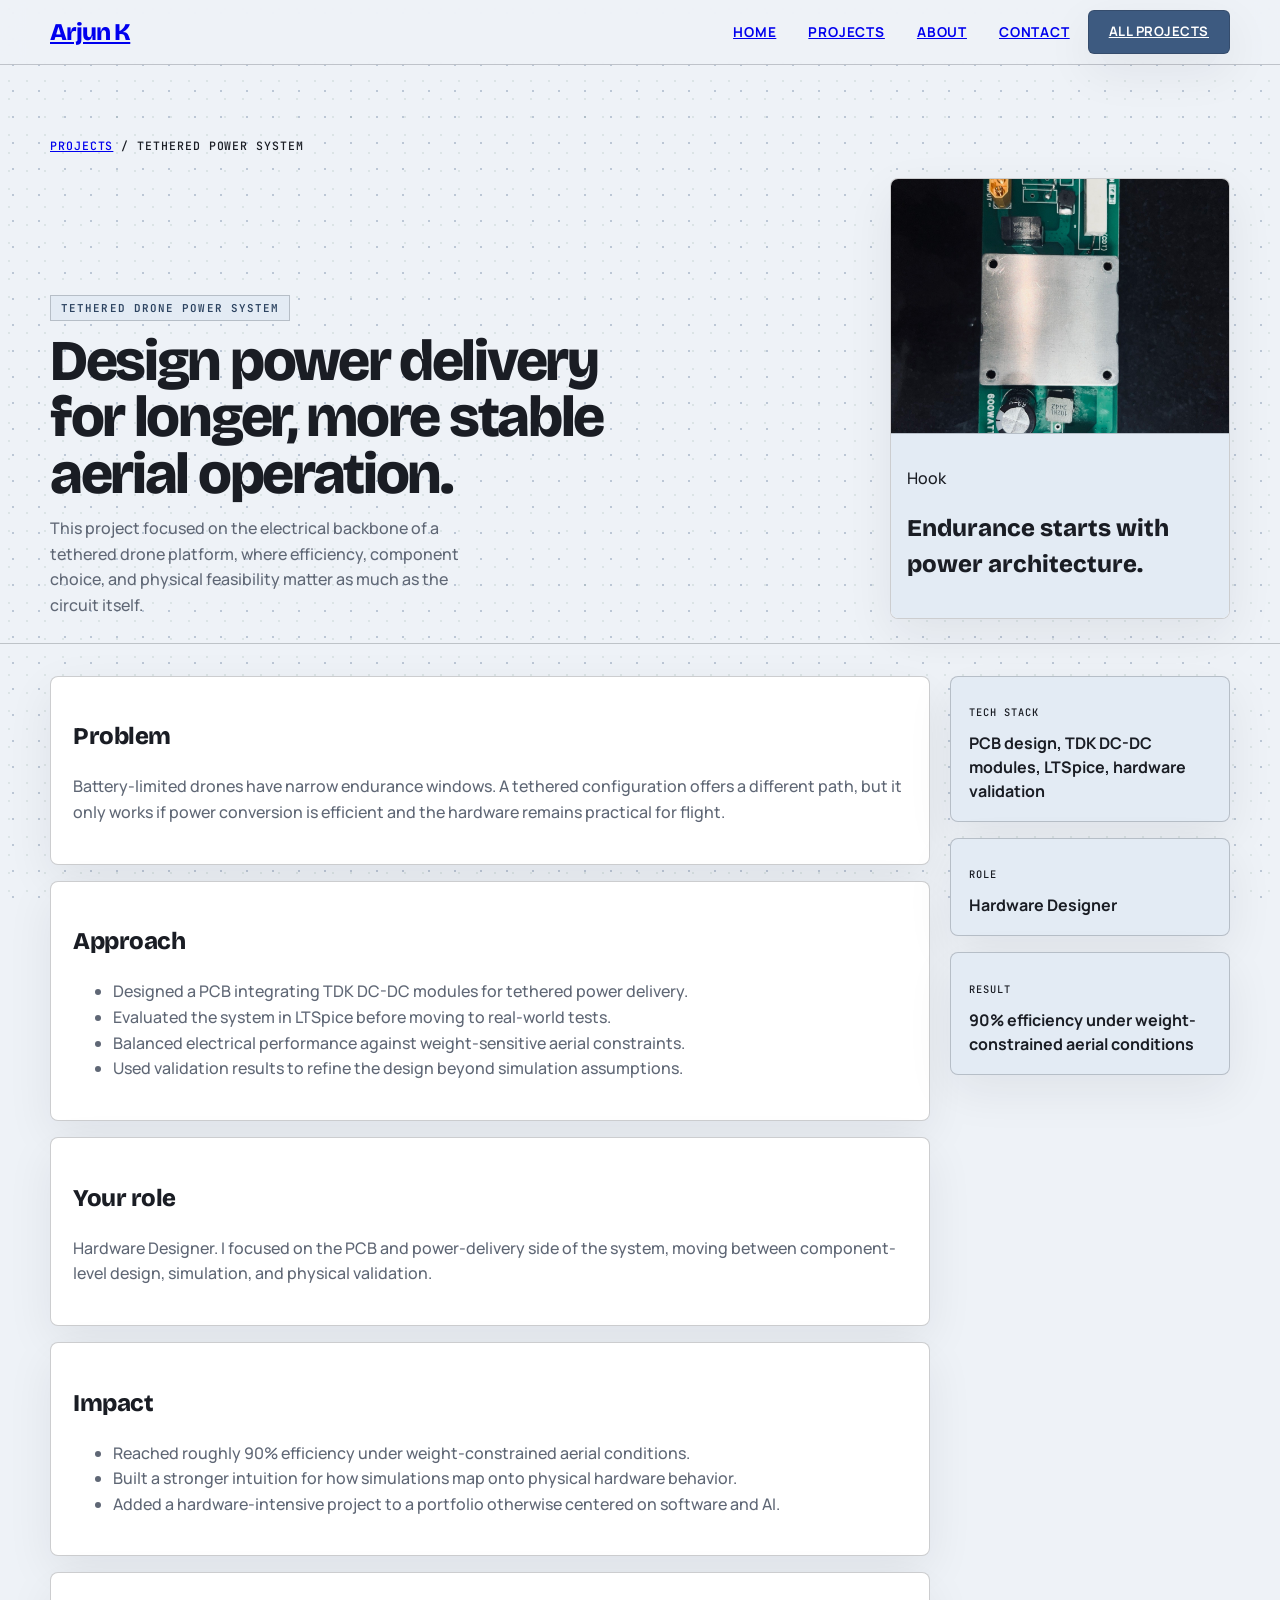
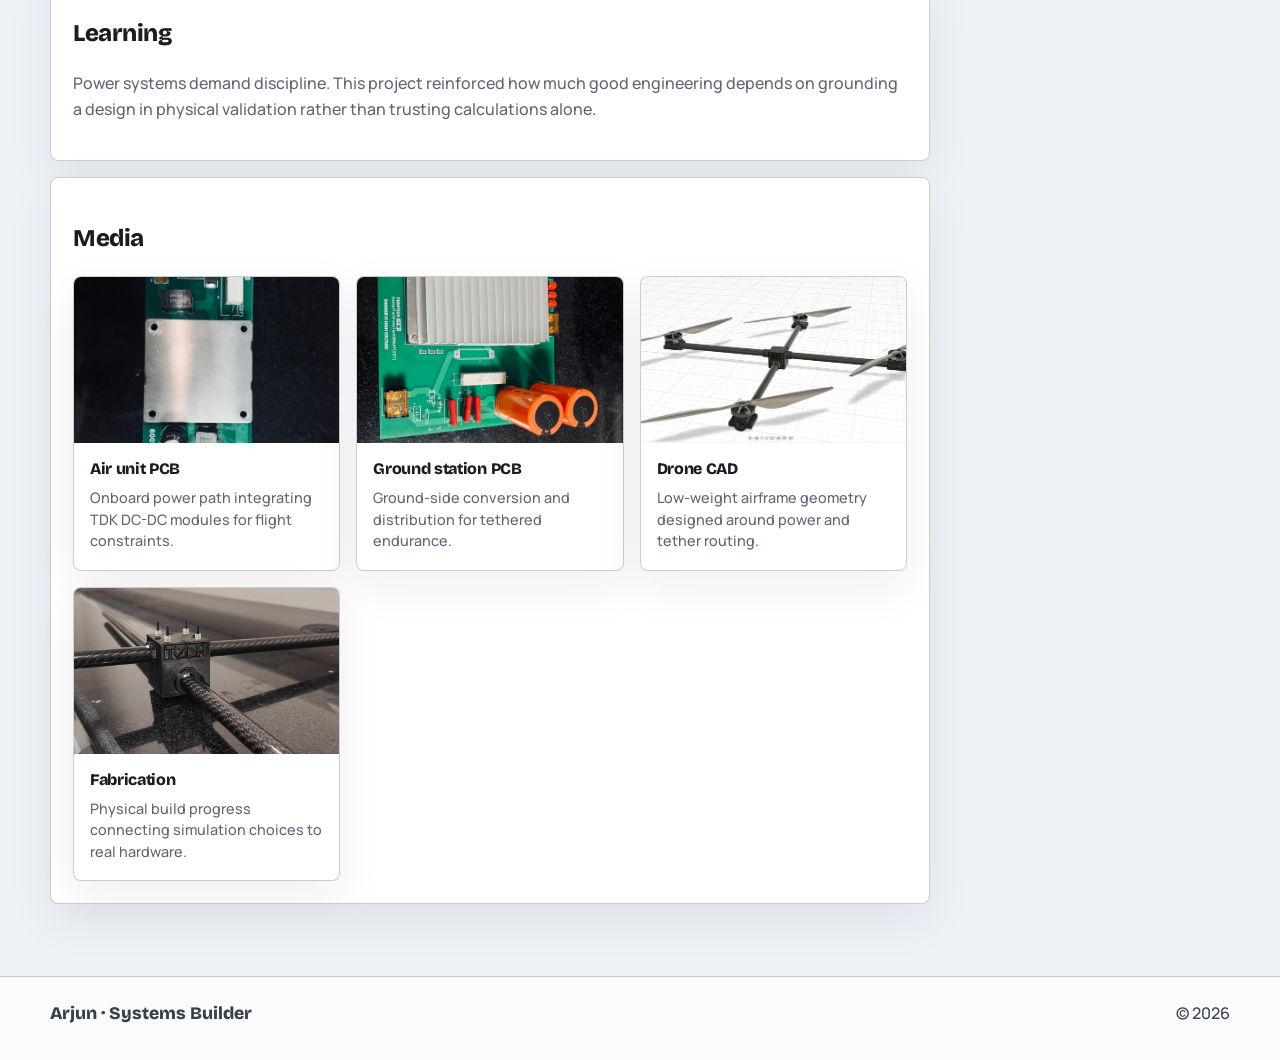
<file: project-power-system.html>
<!DOCTYPE html>
<html lang="en">
  <head>
    <meta name="theme-color" content="#eef2f7" />
    <meta charset="UTF-8" />
    <meta name="viewport" content="width=device-width, initial-scale=1.0" />
    <title>Tethered Drone Power System | Arjun</title>
    <link rel="preconnect" href="https://fonts.googleapis.com" />
    <link rel="preconnect" href="https://fonts.gstatic.com" crossorigin />
    <link
      href="https://fonts.googleapis.com/css2?family=Bricolage+Grotesque:opsz,wght@12..96,400..800&display=swap"
      rel="stylesheet"
    />
    <link
      href="https://fonts.googleapis.com/css2?family=Manrope:wght@400..800&family=JetBrains+Mono:wght@500&display=swap"
      rel="stylesheet"
    />
    <link rel="stylesheet" href="styles.css" />
    <script src="script.js" defer></script>
  </head>
  <body class="theme-art">
    <a class="skip-link" href="#main">Skip to content</a>
    <div class="page-shell">
      <header class="site-header" data-site-header>
        <div class="site-header__inner">
          <a class="brand" href="index.html"><span class="brand__name">Arjun K</span></a>
          <nav class="site-nav" aria-label="Primary" data-site-nav data-open="false">
            <button class="nav-toggle" type="button" aria-label="Toggle navigation" aria-expanded="false" data-nav-toggle>
              <span class="nav-toggle__line"></span>
              <span class="nav-toggle__line"></span>
              <span class="nav-toggle__line"></span>
            </button>
            <div class="site-nav__links">
              <a class="site-nav__link" href="index.html">Home</a>
              <a class="site-nav__link" href="projects.html">Projects</a>
              <a class="site-nav__link" href="about.html">About</a>
              <a class="site-nav__link" href="contact.html">Contact</a>
              <a class="button button--primary" href="projects.html">All projects</a>
            </div>
          </nav>
        </div>
      </header>

      <main id="main">
        <section class="project-hero">
          <div class="section__inner">
            <nav class="breadcrumb" aria-label="Breadcrumb">
              <a href="projects.html">Projects</a>
              <span aria-hidden="true">/</span>
              <span aria-current="page">Tethered Power System</span>
            </nav>
            <div class="project-hero__grid reveal">
              <div>
                <p class="eyebrow">Tethered Drone Power System</p>
                <h1 class="project-hero__title">Design power delivery for longer, more stable aerial operation.</h1>
                <p class="project-hero__copy">
                  This project focused on the electrical backbone of a tethered drone platform, where efficiency,
                  component choice, and physical feasibility matter as much as the circuit itself.
                </p>
              </div>
              <aside class="hero-card project-hero__aside" style="padding: 0; overflow: hidden">
                <img
                  src="PhotosAndVideos/TetheredDroneSystem/Tether_AIRUnit_pcb.jpg.jpg"
                  alt="Air unit PCB"
                  style="width: 100%; aspect-ratio: 4/3; object-fit: cover; display: block"
                  loading="lazy"
                  decoding="async"
                />
                <div class="hero-card__content" style="padding: 16px; border-top: 1px solid var(--color-border-strong); background: var(--color-accent-soft)">
                  <p class="hero-card__label">Hook</p>
                  <h2 class="hero-card__title">Endurance starts with power architecture.</h2>
                </div>
              </aside>
            </div>
          </div>
        </section>

        <section class="project-detail">
          <div class="section__inner">
            <div class="project-detail__grid">
              <div class="detail-stack">
                <article class="detail-block">
                  <h2 class="detail-block__title">Problem</h2>
                  <p class="detail-block__copy">
                    Battery-limited drones have narrow endurance windows. A tethered configuration offers a different
                    path, but it only works if power conversion is efficient and the hardware remains practical for
                    flight.
                  </p>
                </article>

                <article class="detail-block">
                  <h2 class="detail-block__title">Approach</h2>
                  <ul class="detail-list">
                    <li>Designed a PCB integrating TDK DC-DC modules for tethered power delivery.</li>
                    <li>Evaluated the system in LTSpice before moving to real-world tests.</li>
                    <li>Balanced electrical performance against weight-sensitive aerial constraints.</li>
                    <li>Used validation results to refine the design beyond simulation assumptions.</li>
                  </ul>
                </article>

                <article class="detail-block">
                  <h2 class="detail-block__title">Your role</h2>
                  <p class="detail-block__copy">
                    Hardware Designer. I focused on the PCB and power-delivery side of the system, moving between
                    component-level design, simulation, and physical validation.
                  </p>
                </article>

                <article class="detail-block">
                  <h2 class="detail-block__title">Impact</h2>
                  <ul class="detail-list">
                    <li>Reached roughly 90% efficiency under weight-constrained aerial conditions.</li>
                    <li>Built a stronger intuition for how simulations map onto physical hardware behavior.</li>
                    <li>Added a hardware-intensive project to a portfolio otherwise centered on software and AI.</li>
                  </ul>
                </article>

                <article class="detail-block">
                  <h2 class="detail-block__title">Learning</h2>
                  <p class="detail-block__copy">
                    Power systems demand discipline. This project reinforced how much good engineering depends on
                    grounding a design in physical validation rather than trusting calculations alone.
                  </p>
                </article>

                <article class="detail-block">
                  <h2 class="detail-block__title">Media</h2>
                  <div class="media-grid" style="margin-top: 18px">
                    <article class="media-card">
                      <div class="media-frame">
                        <img
                          src="PhotosAndVideos/TetheredDroneSystem/Tether_AIRUnit_pcb.jpg.jpg"
                          alt="Air unit PCB for tethered drone power delivery"
                          loading="lazy"
                          decoding="async"
                        />
                      </div>
                      <div class="media-card__body">
                        <h3 class="media-card__title">Air unit PCB</h3>
                        <p class="media-card__copy">Onboard power path integrating TDK DC-DC modules for flight constraints.</p>
                      </div>
                    </article>
                    <article class="media-card">
                      <div class="media-frame">
                        <img
                          src="PhotosAndVideos/TetheredDroneSystem/Tether_groundstation_pcb.jpg"
                          alt="Ground station PCB for tethered power system"
                          loading="lazy"
                          decoding="async"
                        />
                      </div>
                      <div class="media-card__body">
                        <h3 class="media-card__title">Ground station PCB</h3>
                        <p class="media-card__copy">Ground-side conversion and distribution for tethered endurance.</p>
                      </div>
                    </article>
                    <article class="media-card">
                      <div class="media-frame">
                        <img
                          src="PhotosAndVideos/TetheredDroneSystem/Tether_LowweightDroneCadImage.jpg.jpg"
                          alt="CAD model of lightweight tethered drone design"
                          loading="lazy"
                          decoding="async"
                        />
                      </div>
                      <div class="media-card__body">
                        <h3 class="media-card__title">Drone CAD</h3>
                        <p class="media-card__copy">Low-weight airframe geometry designed around power and tether routing.</p>
                      </div>
                    </article>
                    <article class="media-card">
                      <div class="media-frame">
                        <img
                          src="PhotosAndVideos/TetheredDroneSystem/Tether_LowweightDroneFab_inprogress_Image.jpg.jpg"
                          alt="Fabrication in progress for lightweight drone frame"
                          loading="lazy"
                          decoding="async"
                        />
                      </div>
                      <div class="media-card__body">
                        <h3 class="media-card__title">Fabrication</h3>
                        <p class="media-card__copy">Physical build progress connecting simulation choices to real hardware.</p>
                      </div>
                    </article>
                  </div>
                </article>
              </div>

              <aside class="sidebar-stack">
                <article class="hero-card sidebar-card">
                  <p class="sidebar-card__label">Tech stack</p>
                  <p class="sidebar-card__value">PCB design, TDK DC-DC modules, LTSpice, hardware validation</p>
                </article>
                <article class="hero-card sidebar-card">
                  <p class="sidebar-card__label">Role</p>
                  <p class="sidebar-card__value">Hardware Designer</p>
                </article>
                <article class="hero-card sidebar-card">
                  <p class="sidebar-card__label">Result</p>
                  <p class="sidebar-card__value">90% efficiency under weight-constrained aerial conditions</p>
                </article>
              </aside>
            </div>
          </div>
        </section>
      </main>

      <footer class="site-footer">
        <div class="site-footer__inner">
          <span class="site-footer__brand">Arjun · Systems Builder</span>
          <span>&copy; <span data-current-year></span></span>
        </div>
      </footer>
    </div>
  </body>
</html>
</file>
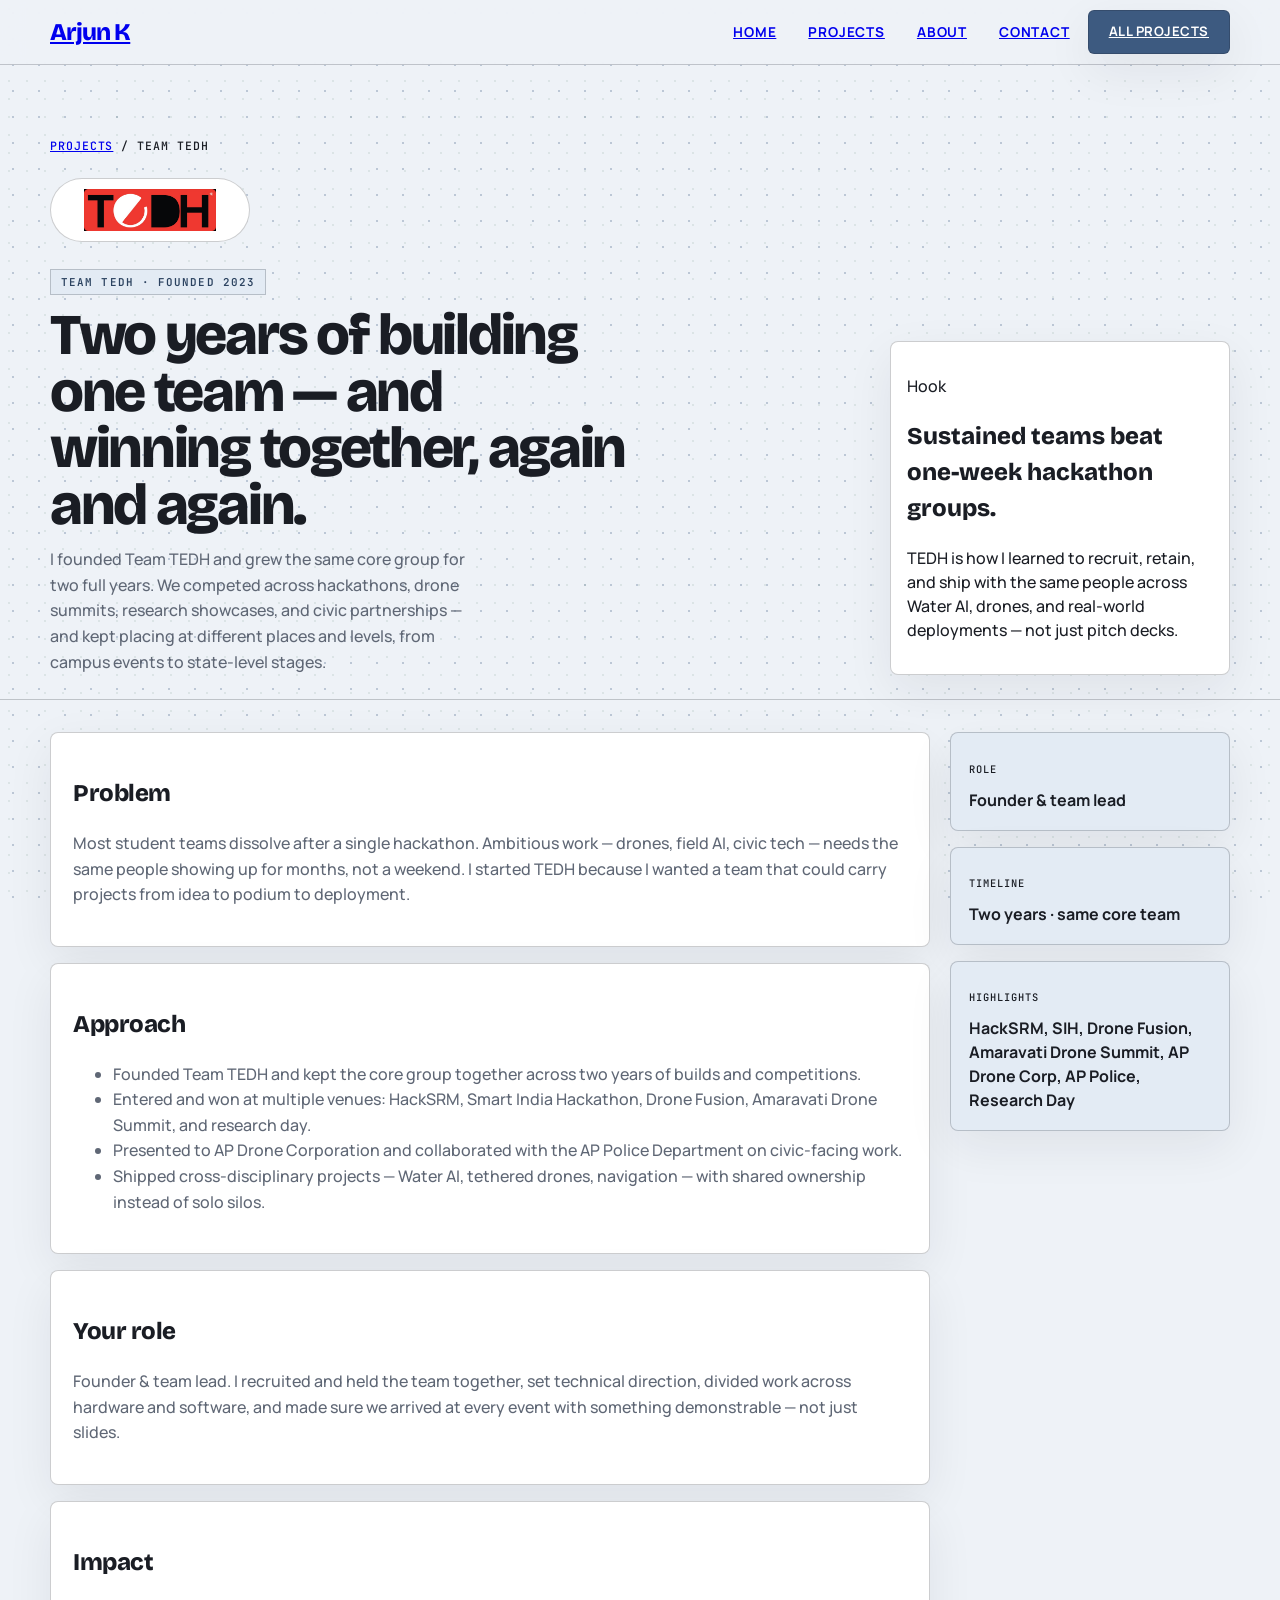
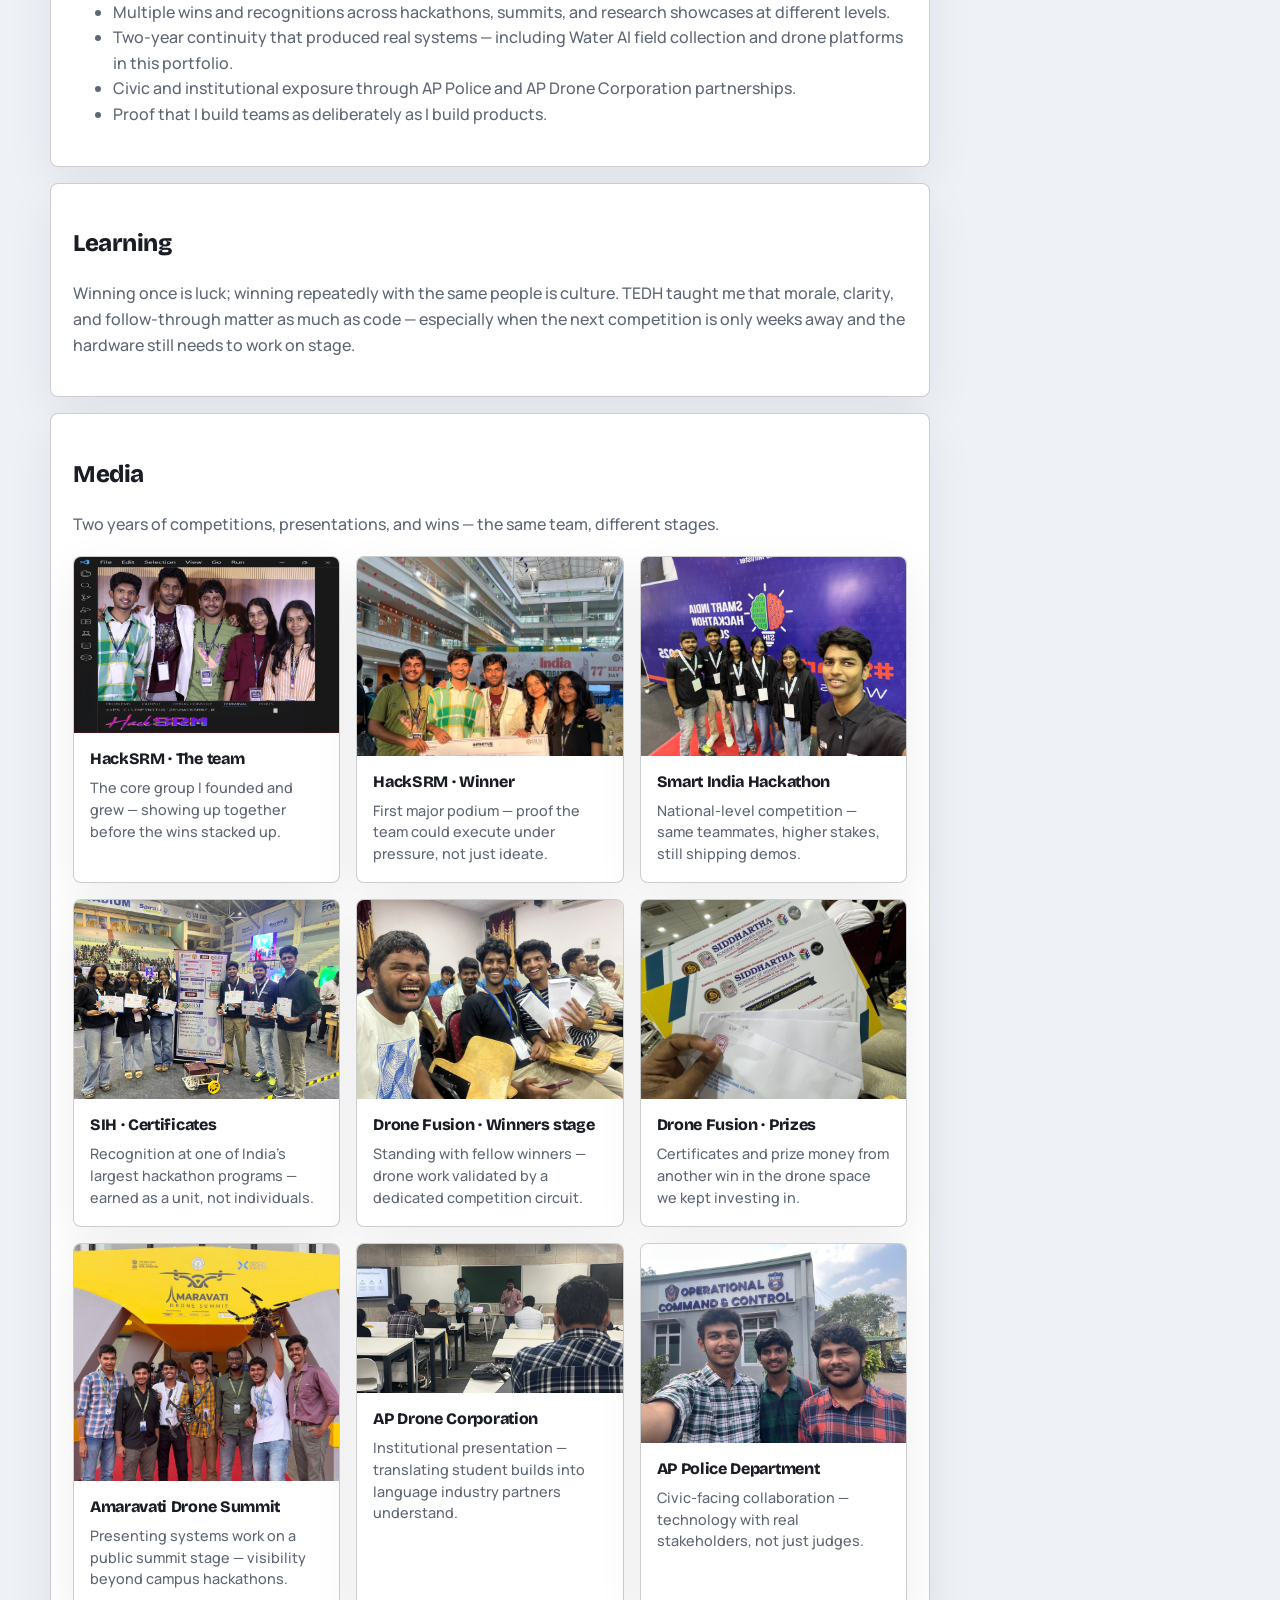
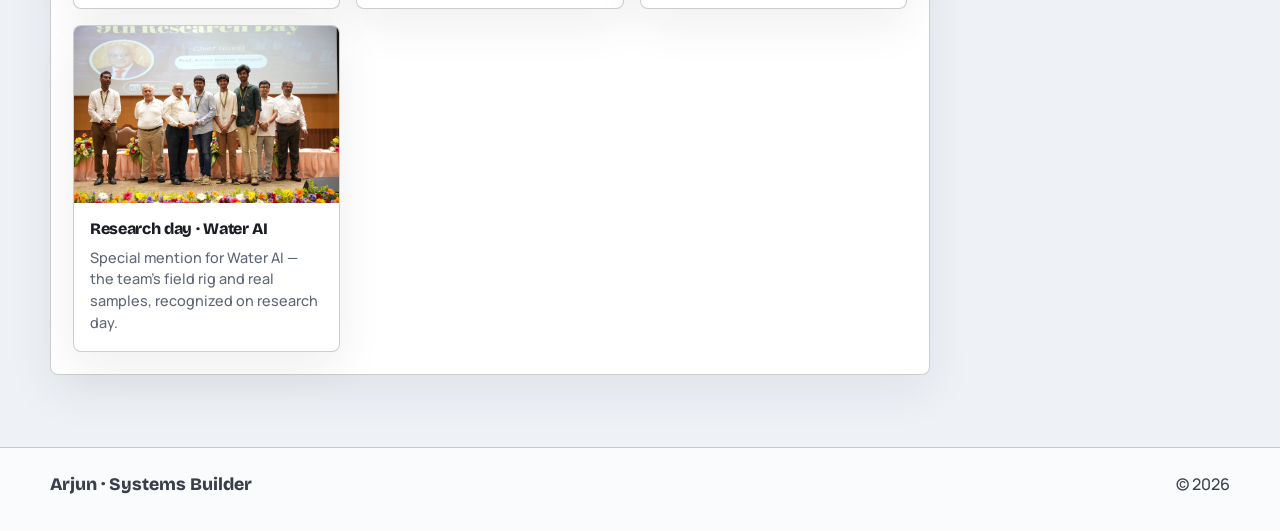
<file: project-team-tedh.html>
<!DOCTYPE html>
<html lang="en">
  <head>
    <meta name="theme-color" content="#eef2f7" />
    <meta charset="UTF-8" />
    <meta name="viewport" content="width=device-width, initial-scale=1.0" />
    <title>Team TEDH | Arjun</title>
    <link rel="preconnect" href="https://fonts.googleapis.com" />
    <link rel="preconnect" href="https://fonts.gstatic.com" crossorigin />
    <link
      href="https://fonts.googleapis.com/css2?family=Bricolage+Grotesque:opsz,wght@12..96,400..800&display=swap"
      rel="stylesheet"
    />
    <link
      href="https://fonts.googleapis.com/css2?family=Manrope:wght@400..800&family=JetBrains+Mono:wght@500&display=swap"
      rel="stylesheet"
    />
    <link rel="stylesheet" href="styles.css" />
    <script src="script.js" defer></script>
  </head>
  <body class="theme-art">
    <a class="skip-link" href="#main">Skip to content</a>
    <div class="page-shell">
      <header class="site-header" data-site-header>
        <div class="site-header__inner">
          <a class="brand" href="index.html"><span class="brand__name">Arjun K</span></a>
          <nav class="site-nav" aria-label="Primary" data-site-nav data-open="false">
            <button class="nav-toggle" type="button" aria-label="Toggle navigation" aria-expanded="false" data-nav-toggle>
              <span class="nav-toggle__line"></span>
              <span class="nav-toggle__line"></span>
              <span class="nav-toggle__line"></span>
            </button>
            <div class="site-nav__links">
              <a class="site-nav__link" href="index.html">Home</a>
              <a class="site-nav__link" href="projects.html">Projects</a>
              <a class="site-nav__link" href="about.html">About</a>
              <a class="site-nav__link" href="contact.html">Contact</a>
              <a class="button button--primary" href="projects.html">All projects</a>
            </div>
          </nav>
        </div>
      </header>

      <main id="main">
        <section class="project-hero">
          <div class="section__inner">
            <nav class="breadcrumb" aria-label="Breadcrumb">
              <a href="projects.html">Projects</a>
              <span aria-hidden="true">/</span>
              <span aria-current="page">Team TEDH</span>
            </nav>
            <div class="project-hero__grid reveal">
              <div>
                <img
                  class="project-hero__logo"
                  src="PhotosAndVideos/TEAM%20TEDH/tedh-logo.png"
                  alt="Team TEDH logo"
                  width="200"
                  height="64"
                  decoding="async"
                />
                <p class="eyebrow">Team TEDH · Founded 2023</p>
                <h1 class="project-hero__title">Two years of building one team — and winning together, again and again.</h1>
                <p class="project-hero__copy">
                  I founded Team TEDH and grew the same core group for two full years. We competed across hackathons,
                  drone summits, research showcases, and civic partnerships — and kept placing at different places and
                  levels, from campus events to state-level stages.
                </p>
              </div>
              <aside class="hero-card project-hero__aside">
                <div class="hero-card__content">
                  <p class="hero-card__label">Hook</p>
                  <h2 class="hero-card__title">Sustained teams beat one-week hackathon groups.</h2>
                  <p class="hero-card__copy">
                    TEDH is how I learned to recruit, retain, and ship with the same people across Water AI, drones,
                    and real-world deployments — not just pitch decks.
                  </p>
                </div>
              </aside>
            </div>
          </div>
        </section>

        <section class="project-detail">
          <div class="section__inner">
            <div class="project-detail__grid">
              <div class="detail-stack">
                <article class="detail-block">
                  <h2 class="detail-block__title">Problem</h2>
                  <p class="detail-block__copy">
                    Most student teams dissolve after a single hackathon. Ambitious work — drones, field AI, civic tech —
                    needs the same people showing up for months, not a weekend. I started TEDH because I wanted a team
                    that could carry projects from idea to podium to deployment.
                  </p>
                </article>

                <article class="detail-block">
                  <h2 class="detail-block__title">Approach</h2>
                  <ul class="detail-list">
                    <li>Founded Team TEDH and kept the core group together across two years of builds and competitions.</li>
                    <li>Entered and won at multiple venues: HackSRM, Smart India Hackathon, Drone Fusion, Amaravati Drone Summit, and research day.</li>
                    <li>Presented to AP Drone Corporation and collaborated with the AP Police Department on civic-facing work.</li>
                    <li>Shipped cross-disciplinary projects — Water AI, tethered drones, navigation — with shared ownership instead of solo silos.</li>
                  </ul>
                </article>

                <article class="detail-block">
                  <h2 class="detail-block__title">Your role</h2>
                  <p class="detail-block__copy">
                    Founder &amp; team lead. I recruited and held the team together, set technical direction, divided
                    work across hardware and software, and made sure we arrived at every event with something demonstrable
                    — not just slides.
                  </p>
                </article>

                <article class="detail-block">
                  <h2 class="detail-block__title">Impact</h2>
                  <ul class="detail-list">
                    <li>Multiple wins and recognitions across hackathons, summits, and research showcases at different levels.</li>
                    <li>Two-year continuity that produced real systems — including Water AI field collection and drone platforms in this portfolio.</li>
                    <li>Civic and institutional exposure through AP Police and AP Drone Corporation partnerships.</li>
                    <li>Proof that I build teams as deliberately as I build products.</li>
                  </ul>
                </article>

                <article class="detail-block">
                  <h2 class="detail-block__title">Learning</h2>
                  <p class="detail-block__copy">
                    Winning once is luck; winning repeatedly with the same people is culture. TEDH taught me that morale,
                    clarity, and follow-through matter as much as code — especially when the next competition is only
                    weeks away and the hardware still needs to work on stage.
                  </p>
                </article>

                <article class="detail-block">
                  <h2 class="detail-block__title">Media</h2>
                  <p class="detail-block__copy" style="margin-bottom: 0">
                    Two years of competitions, presentations, and wins — the same team, different stages.
                  </p>
                  <div class="media-grid" style="margin-top: 18px">
                    <article class="media-card">
                      <div class="media-frame">
                        <img
                          src="PhotosAndVideos/TEAM%20TEDH/Hacksrm_teamTedh_groupPhoto.JPEG"
                          alt="Team TEDH group photo at HackSRM"
                          style="--ratio: 3600 / 2400"
                          decoding="async"
                        />
                      </div>
                      <div class="media-card__body">
                        <h3 class="media-card__title">HackSRM · The team</h3>
                        <p class="media-card__copy">The core group I founded and grew — showing up together before the wins stacked up.</p>
                      </div>
                    </article>

                    <article class="media-card">
                      <div class="media-frame">
                        <img
                          src="PhotosAndVideos/TEAM%20TEDH/Hacksrm_teamTedh_groupPhoto_withWinningCheck.JPG"
                          alt="Team TEDH at HackSRM with winning check"
                          style="--ratio: 4032 / 3024"
                          decoding="async"
                        />
                      </div>
                      <div class="media-card__body">
                        <h3 class="media-card__title">HackSRM · Winner</h3>
                        <p class="media-card__copy">First major podium — proof the team could execute under pressure, not just ideate.</p>
                      </div>
                    </article>

                    <article class="media-card">
                      <div class="media-frame">
                        <img
                          src="PhotosAndVideos/TEAM%20TEDH/SmartIndiaHackathon_temaTEDH_groupimage.JPG"
                          alt="Team TEDH at Smart India Hackathon"
                          style="--ratio: 4032 / 3024"
                          loading="lazy"
                          decoding="async"
                        />
                      </div>
                      <div class="media-card__body">
                        <h3 class="media-card__title">Smart India Hackathon</h3>
                        <p class="media-card__copy">National-level competition — same teammates, higher stakes, still shipping demos.</p>
                      </div>
                    </article>

                    <article class="media-card">
                      <div class="media-frame">
                        <img
                          src="PhotosAndVideos/TEAM%20TEDH/SmartIndiaHackathon_temaTEDH_groupimage_withCertificates.JPG"
                          alt="Team TEDH at Smart India Hackathon with certificates"
                          style="--ratio: 4032 / 3024"
                          loading="lazy"
                          decoding="async"
                        />
                      </div>
                      <div class="media-card__body">
                        <h3 class="media-card__title">SIH · Certificates</h3>
                        <p class="media-card__copy">Recognition at one of India’s largest hackathon programs — earned as a unit, not individuals.</p>
                      </div>
                    </article>

                    <article class="media-card">
                      <div class="media-frame">
                        <img
                          src="PhotosAndVideos/TEAM%20TEDH/TeamTedh_DroneFusionAll%20winners.JPG"
                          alt="Team TEDH with all Drone Fusion winners"
                          style="--ratio: 4032 / 3024"
                          loading="lazy"
                          decoding="async"
                        />
                      </div>
                      <div class="media-card__body">
                        <h3 class="media-card__title">Drone Fusion · Winners stage</h3>
                        <p class="media-card__copy">Standing with fellow winners — drone work validated by a dedicated competition circuit.</p>
                      </div>
                    </article>

                    <article class="media-card">
                      <div class="media-frame">
                        <img
                          src="PhotosAndVideos/TEAM%20TEDH/Dronefusion_certificates%20andPricemoney.JPG"
                          alt="Drone Fusion hackathon certificates and prize money"
                          style="--ratio: 4032 / 3024"
                          loading="lazy"
                          decoding="async"
                        />
                      </div>
                      <div class="media-card__body">
                        <h3 class="media-card__title">Drone Fusion · Prizes</h3>
                        <p class="media-card__copy">Certificates and prize money from another win in the drone space we kept investing in.</p>
                      </div>
                    </article>

                    <article class="media-card">
                      <div class="media-frame">
                        <img
                          src="PhotosAndVideos/TEAM%20TEDH/AmarathiDroneSummit_tedh.JPG"
                          alt="Team TEDH at Amaravati Drone Summit"
                          style="--ratio: 1280 / 1143"
                          loading="lazy"
                          decoding="async"
                        />
                      </div>
                      <div class="media-card__body">
                        <h3 class="media-card__title">Amaravati Drone Summit</h3>
                        <p class="media-card__copy">Presenting systems work on a public summit stage — visibility beyond campus hackathons.</p>
                      </div>
                    </article>

                    <article class="media-card">
                      <div class="media-frame">
                        <img
                          src="PhotosAndVideos/TEAM%20TEDH/APdroneCorparation_tedh_presentation.jpg"
                          alt="Team TEDH presenting to AP Drone Corporation"
                          style="--ratio: 3672 / 2066"
                          loading="lazy"
                          decoding="async"
                        />
                      </div>
                      <div class="media-card__body">
                        <h3 class="media-card__title">AP Drone Corporation</h3>
                        <p class="media-card__copy">Institutional presentation — translating student builds into language industry partners understand.</p>
                      </div>
                    </article>

                    <article class="media-card">
                      <div class="media-frame">
                        <img
                          src="PhotosAndVideos/TEAM%20TEDH/APPoliceDepartment_temaTEDH.JPG"
                          alt="Team TEDH collaboration with AP Police Department"
                          style="--ratio: 4032 / 3024"
                          loading="lazy"
                          decoding="async"
                        />
                      </div>
                      <div class="media-card__body">
                        <h3 class="media-card__title">AP Police Department</h3>
                        <p class="media-card__copy">Civic-facing collaboration — technology with real stakeholders, not just judges.</p>
                      </div>
                    </article>

                    <article class="media-card">
                      <div class="media-frame">
                        <img
                          src="PhotosAndVideos/TEAM%20TEDH/TeamTedh_researchDaySpetialMentaionforWaterAI.JPEG"
                          alt="Team TEDH special mention for Water AI on research day"
                          style="--ratio: 3504 / 2336"
                          loading="lazy"
                          decoding="async"
                        />
                      </div>
                      <div class="media-card__body">
                        <h3 class="media-card__title">Research day · Water AI</h3>
                        <p class="media-card__copy">Special mention for Water AI — the team’s field rig and real samples, recognized on research day.</p>
                      </div>
                    </article>
                  </div>
                </article>
              </div>

              <aside class="sidebar-stack">
                <article class="hero-card sidebar-card">
                  <p class="sidebar-card__label">Role</p>
                  <p class="sidebar-card__value">Founder &amp; team lead</p>
                </article>
                <article class="hero-card sidebar-card">
                  <p class="sidebar-card__label">Timeline</p>
                  <p class="sidebar-card__value">Two years · same core team</p>
                </article>
                <article class="hero-card sidebar-card">
                  <p class="sidebar-card__label">Highlights</p>
                  <p class="sidebar-card__value">HackSRM, SIH, Drone Fusion, Amaravati Drone Summit, AP Drone Corp, AP Police, Research Day</p>
                </article>
              </aside>
            </div>
          </div>
        </section>
      </main>

      <footer class="site-footer">
        <div class="site-footer__inner">
          <span class="site-footer__brand">Arjun · Systems Builder</span>
          <span>&copy; <span data-current-year></span></span>
        </div>
      </footer>
    </div>
  </body>
</html>
</file>
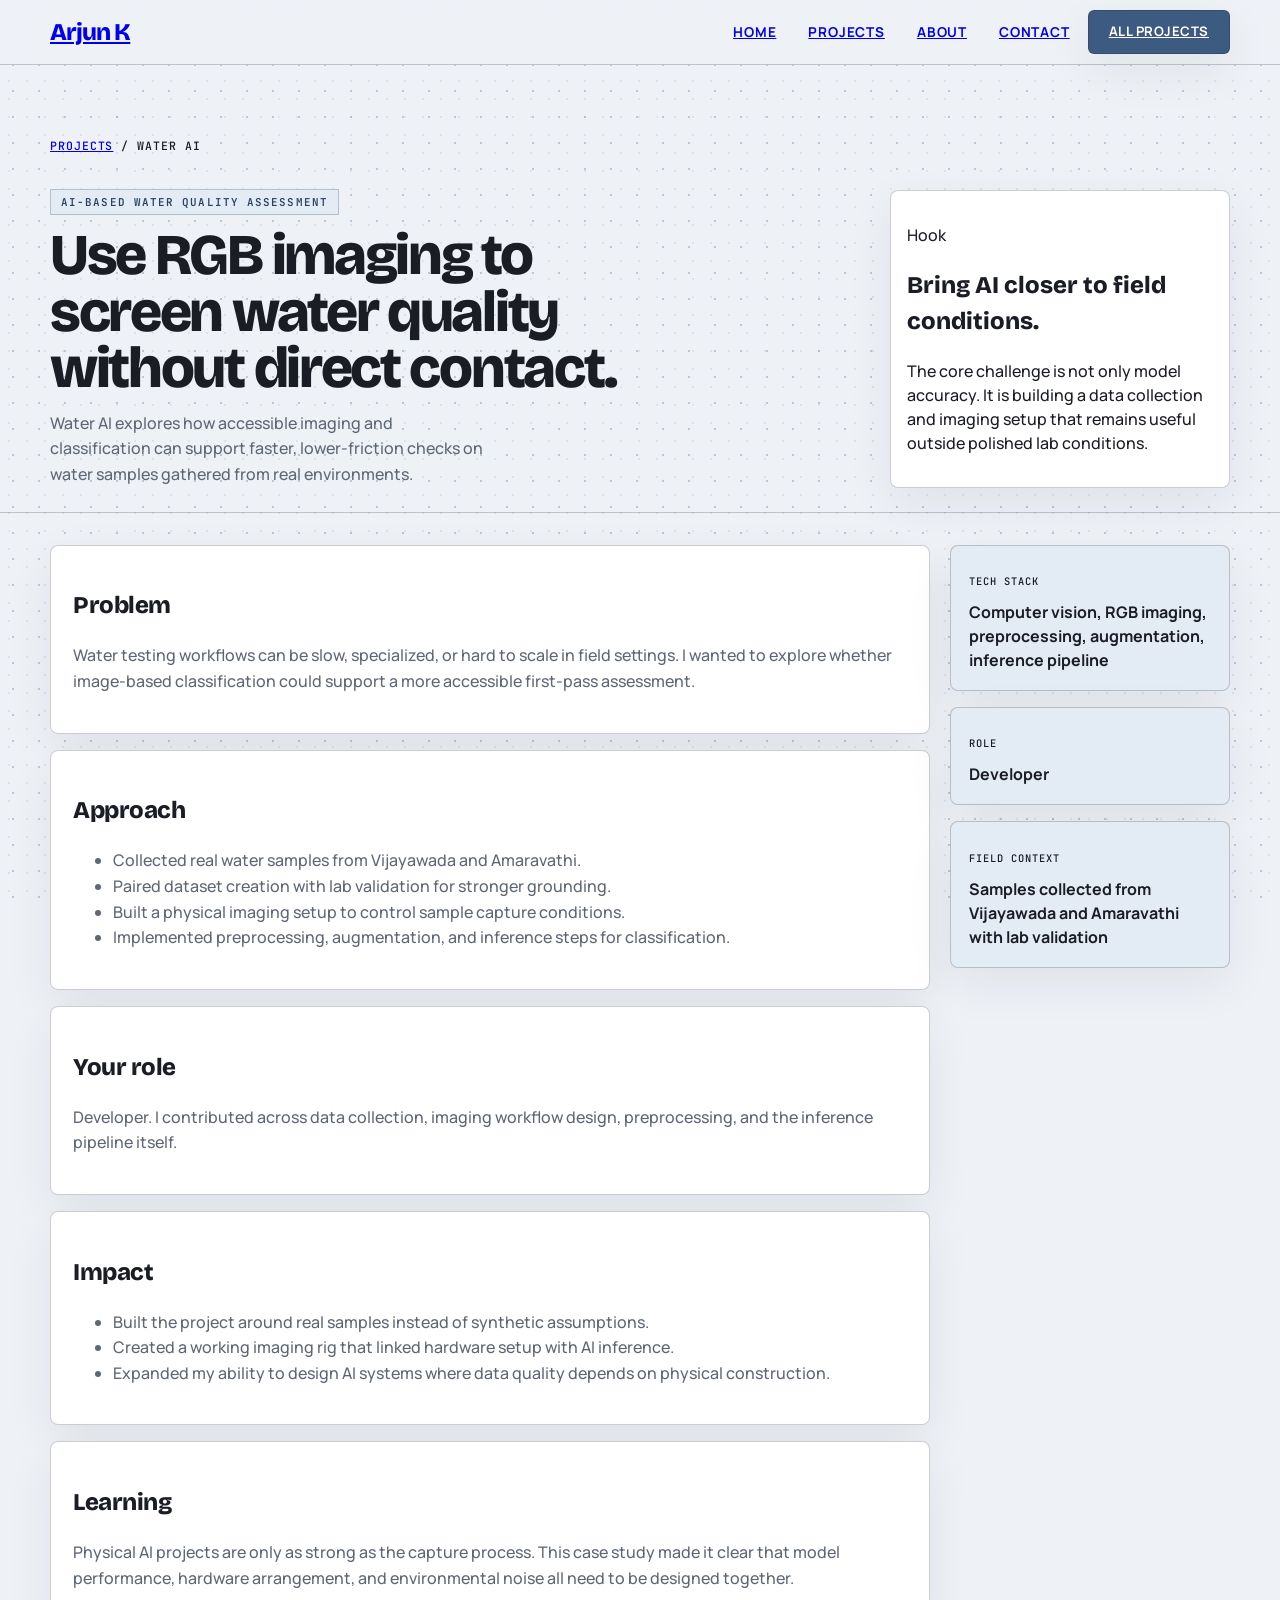
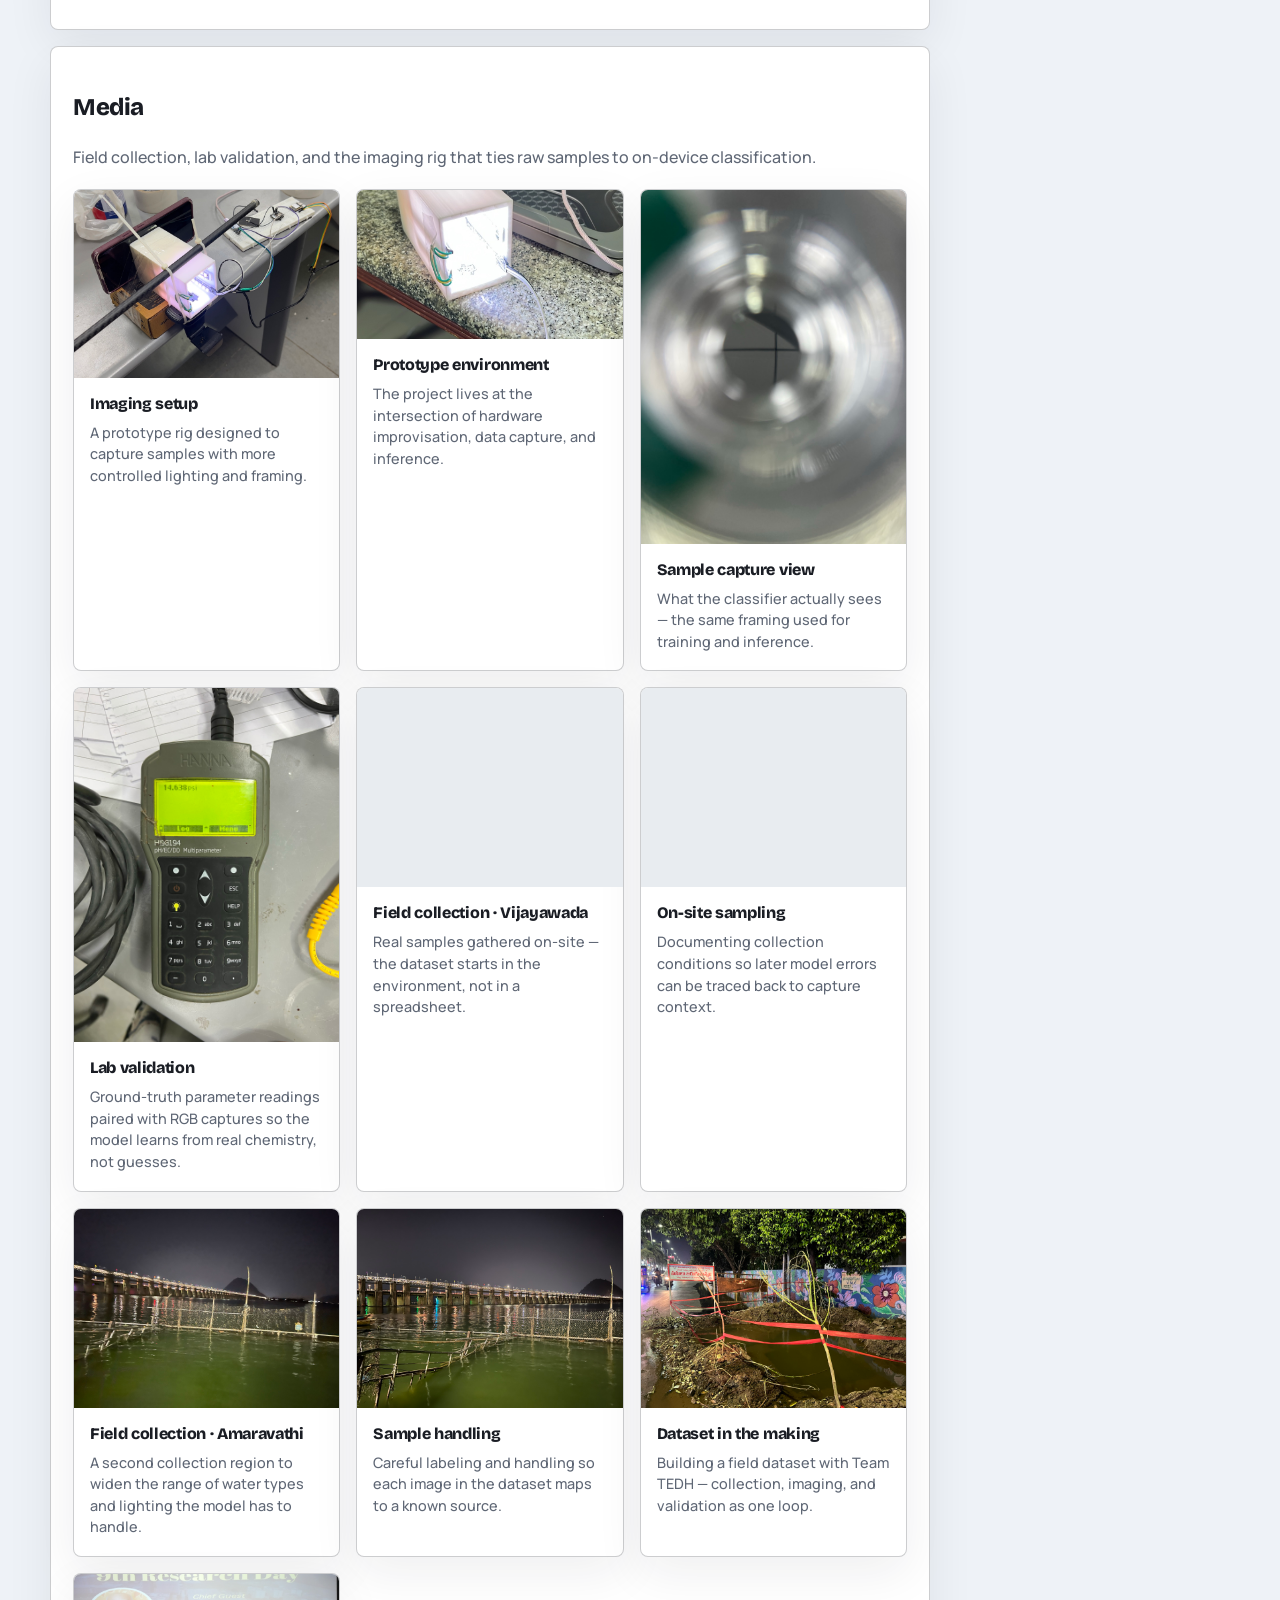
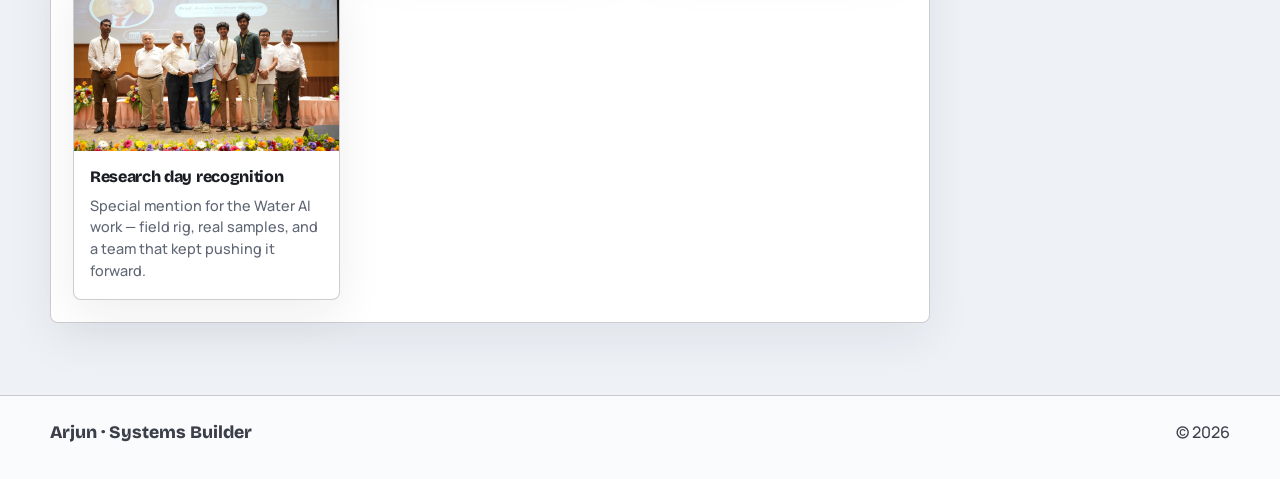
<file: project-water-ai.html>
<!DOCTYPE html>
<html lang="en">
  <head>
    <meta name="theme-color" content="#eef2f7" />
    <meta charset="UTF-8" />
    <meta name="viewport" content="width=device-width, initial-scale=1.0" />
    <title>Water AI | Arjun</title>
    <link rel="preconnect" href="https://fonts.googleapis.com" />
    <link rel="preconnect" href="https://fonts.gstatic.com" crossorigin />
    <link
      href="https://fonts.googleapis.com/css2?family=Bricolage+Grotesque:opsz,wght@12..96,400..800&display=swap"
      rel="stylesheet"
    />
    <link
      href="https://fonts.googleapis.com/css2?family=Manrope:wght@400..800&family=JetBrains+Mono:wght@500&display=swap"
      rel="stylesheet"
    />
    <link rel="stylesheet" href="styles.css" />
    <script src="script.js" defer></script>
  </head>
  <body class="theme-art">
    <a class="skip-link" href="#main">Skip to content</a>
    <div class="page-shell">
      <header class="site-header" data-site-header>
        <div class="site-header__inner">
          <a class="brand" href="index.html"><span class="brand__name">Arjun K</span></a>
          <nav class="site-nav" aria-label="Primary" data-site-nav data-open="false">
            <button class="nav-toggle" type="button" aria-label="Toggle navigation" aria-expanded="false" data-nav-toggle>
              <span class="nav-toggle__line"></span>
              <span class="nav-toggle__line"></span>
              <span class="nav-toggle__line"></span>
            </button>
            <div class="site-nav__links">
              <a class="site-nav__link" href="index.html">Home</a>
              <a class="site-nav__link" href="projects.html">Projects</a>
              <a class="site-nav__link" href="about.html">About</a>
              <a class="site-nav__link" href="contact.html">Contact</a>
              <a class="button button--primary" href="projects.html">All projects</a>
            </div>
          </nav>
        </div>
      </header>

      <main id="main">
        <section class="project-hero">
          <div class="section__inner">
            <nav class="breadcrumb" aria-label="Breadcrumb">
              <a href="projects.html">Projects</a>
              <span aria-hidden="true">/</span>
              <span aria-current="page">Water AI</span>
            </nav>
            <div class="project-hero__grid reveal">
              <div>
                <p class="eyebrow">AI-Based Water Quality Assessment</p>
                <h1 class="project-hero__title">Use RGB imaging to screen water quality without direct contact.</h1>
                <p class="project-hero__copy">
                  Water AI explores how accessible imaging and classification can support faster, lower-friction checks
                  on water samples gathered from real environments.
                </p>
              </div>
              <aside class="hero-card project-hero__aside">
                <div class="hero-card__content">
                  <p class="hero-card__label">Hook</p>
                  <h2 class="hero-card__title">Bring AI closer to field conditions.</h2>
                  <p class="hero-card__copy">
                    The core challenge is not only model accuracy. It is building a data collection and imaging setup
                    that remains useful outside polished lab conditions.
                  </p>
                </div>
              </aside>
            </div>
          </div>
        </section>

        <section class="project-detail">
          <div class="section__inner">
            <div class="project-detail__grid">
              <div class="detail-stack">
                <article class="detail-block">
                  <h2 class="detail-block__title">Problem</h2>
                  <p class="detail-block__copy">
                    Water testing workflows can be slow, specialized, or hard to scale in field settings. I wanted to
                    explore whether image-based classification could support a more accessible first-pass assessment.
                  </p>
                </article>

                <article class="detail-block">
                  <h2 class="detail-block__title">Approach</h2>
                  <ul class="detail-list">
                    <li>Collected real water samples from Vijayawada and Amaravathi.</li>
                    <li>Paired dataset creation with lab validation for stronger grounding.</li>
                    <li>Built a physical imaging setup to control sample capture conditions.</li>
                    <li>Implemented preprocessing, augmentation, and inference steps for classification.</li>
                  </ul>
                </article>

                <article class="detail-block">
                  <h2 class="detail-block__title">Your role</h2>
                  <p class="detail-block__copy">
                    Developer. I contributed across data collection, imaging workflow design, preprocessing, and the
                    inference pipeline itself.
                  </p>
                </article>

                <article class="detail-block">
                  <h2 class="detail-block__title">Impact</h2>
                  <ul class="detail-list">
                    <li>Built the project around real samples instead of synthetic assumptions.</li>
                    <li>Created a working imaging rig that linked hardware setup with AI inference.</li>
                    <li>Expanded my ability to design AI systems where data quality depends on physical construction.</li>
                  </ul>
                </article>

                <article class="detail-block">
                  <h2 class="detail-block__title">Learning</h2>
                  <p class="detail-block__copy">
                    Physical AI projects are only as strong as the capture process. This case study made it clear that
                    model performance, hardware arrangement, and environmental noise all need to be designed together.
                  </p>
                </article>

                <article class="detail-block">
                  <h2 class="detail-block__title">Media</h2>
                  <p class="detail-block__copy" style="margin-bottom: 0">
                    Field collection, lab validation, and the imaging rig that ties raw samples to on-device classification.
                  </p>
                  <div class="media-grid" style="margin-top: 18px">
                    <article class="media-card">
                      <div class="media-frame">
                        <img
                          src="PhotosAndVideos/Water%20AI/Hardware%20Images/IMG_4441.jpg"
                          alt="Water AI imaging rig"
                          style="--ratio: 2275 / 1613"
                          decoding="async"
                        />
                      </div>
                      <div class="media-card__body">
                        <h3 class="media-card__title">Imaging setup</h3>
                        <p class="media-card__copy">A prototype rig designed to capture samples with more controlled lighting and framing.</p>
                      </div>
                    </article>

                    <article class="media-card">
                      <div class="media-frame">
                        <img
                          src="PhotosAndVideos/Water%20AI/Hardware%20Images/85FE40DF-811B-48ED-9CED-C6A35167B29D.JPG"
                          alt="Water AI prototype hardware"
                          style="--ratio: 3840 / 2160"
                          decoding="async"
                        />
                      </div>
                      <div class="media-card__body">
                        <h3 class="media-card__title">Prototype environment</h3>
                        <p class="media-card__copy">The project lives at the intersection of hardware improvisation, data capture, and inference.</p>
                      </div>
                    </article>

                    <article class="media-card">
                      <div class="media-frame">
                        <img
                          src="PhotosAndVideos/Water%20AI/web/camera-sample-view.jpg"
                          alt="Camera view of a water sample in the imaging rig"
                          style="--ratio: 1536 / 2048"
                          loading="lazy"
                          decoding="async"
                        />
                      </div>
                      <div class="media-card__body">
                        <h3 class="media-card__title">Sample capture view</h3>
                        <p class="media-card__copy">What the classifier actually sees — the same framing used for training and inference.</p>
                      </div>
                    </article>

                    <article class="media-card">
                      <div class="media-frame">
                        <img
                          src="PhotosAndVideos/Water%20AI/web/lab-parameter-instrument.jpg"
                          alt="Industrial water sample parameter measurement instrument"
                          style="--ratio: 1536 / 2048"
                          loading="lazy"
                          decoding="async"
                        />
                      </div>
                      <div class="media-card__body">
                        <h3 class="media-card__title">Lab validation</h3>
                        <p class="media-card__copy">Ground-truth parameter readings paired with RGB captures so the model learns from real chemistry, not guesses.</p>
                      </div>
                    </article>

                    <article class="media-card">
                      <div class="media-frame">
                        <img
                          src="PhotosAndVideos/Water%20AI/web/field-collection-1.jpg"
                          alt="Collecting water samples in the field near Vijayawada"
                          style="--ratio: 2048 / 1536"
                          loading="lazy"
                          decoding="async"
                        />
                      </div>
                      <div class="media-card__body">
                        <h3 class="media-card__title">Field collection · Vijayawada</h3>
                        <p class="media-card__copy">Real samples gathered on-site — the dataset starts in the environment, not in a spreadsheet.</p>
                      </div>
                    </article>

                    <article class="media-card">
                      <div class="media-frame">
                        <img
                          src="PhotosAndVideos/Water%20AI/web/field-collection-2.jpg"
                          alt="Water sample collection at a field site"
                          style="--ratio: 2048 / 1536"
                          loading="lazy"
                          decoding="async"
                        />
                      </div>
                      <div class="media-card__body">
                        <h3 class="media-card__title">On-site sampling</h3>
                        <p class="media-card__copy">Documenting collection conditions so later model errors can be traced back to capture context.</p>
                      </div>
                    </article>

                    <article class="media-card">
                      <div class="media-frame">
                        <img
                          src="PhotosAndVideos/Water%20AI/web/field-collection-3.jpg"
                          alt="Water collection work in Amaravathi area"
                          style="--ratio: 2048 / 1536"
                          loading="lazy"
                          decoding="async"
                        />
                      </div>
                      <div class="media-card__body">
                        <h3 class="media-card__title">Field collection · Amaravathi</h3>
                        <p class="media-card__copy">A second collection region to widen the range of water types and lighting the model has to handle.</p>
                      </div>
                    </article>

                    <article class="media-card">
                      <div class="media-frame">
                        <img
                          src="PhotosAndVideos/Water%20AI/web/field-collection-4.jpg"
                          alt="Labeling and handling water samples in the field"
                          style="--ratio: 2048 / 1536"
                          loading="lazy"
                          decoding="async"
                        />
                      </div>
                      <div class="media-card__body">
                        <h3 class="media-card__title">Sample handling</h3>
                        <p class="media-card__copy">Careful labeling and handling so each image in the dataset maps to a known source.</p>
                      </div>
                    </article>

                    <article class="media-card">
                      <div class="media-frame">
                        <img
                          src="PhotosAndVideos/Water%20AI/web/field-collection-5.jpg"
                          alt="Team collecting water samples for the Water AI dataset"
                          style="--ratio: 2048 / 1536"
                          loading="lazy"
                          decoding="async"
                        />
                      </div>
                      <div class="media-card__body">
                        <h3 class="media-card__title">Dataset in the making</h3>
                        <p class="media-card__copy">Building a field dataset with Team TEDH — collection, imaging, and validation as one loop.</p>
                      </div>
                    </article>

                    <article class="media-card">
                      <div class="media-frame">
                        <img
                          src="PhotosAndVideos/TEAM%20TEDH/TeamTedh_researchDaySpetialMentaionforWaterAI.JPEG"
                          alt="Team TEDH special mention for Water AI on research day"
                          style="--ratio: 3504 / 2336"
                          loading="lazy"
                          decoding="async"
                        />
                      </div>
                      <div class="media-card__body">
                        <h3 class="media-card__title">Research day recognition</h3>
                        <p class="media-card__copy">Special mention for the Water AI work — field rig, real samples, and a team that kept pushing it forward.</p>
                      </div>
                    </article>
                  </div>
                </article>
              </div>

              <aside class="sidebar-stack">
                <article class="hero-card sidebar-card">
                  <p class="sidebar-card__label">Tech stack</p>
                  <p class="sidebar-card__value">Computer vision, RGB imaging, preprocessing, augmentation, inference pipeline</p>
                </article>
                <article class="hero-card sidebar-card">
                  <p class="sidebar-card__label">Role</p>
                  <p class="sidebar-card__value">Developer</p>
                </article>
                <article class="hero-card sidebar-card">
                  <p class="sidebar-card__label">Field context</p>
                  <p class="sidebar-card__value">Samples collected from Vijayawada and Amaravathi with lab validation</p>
                </article>
              </aside>
            </div>
          </div>
        </section>
      </main>

      <footer class="site-footer">
        <div class="site-footer__inner">
          <span class="site-footer__brand">Arjun · Systems Builder</span>
          <span>&copy; <span data-current-year></span></span>
        </div>
      </footer>
    </div>
  </body>
</html>
</file>
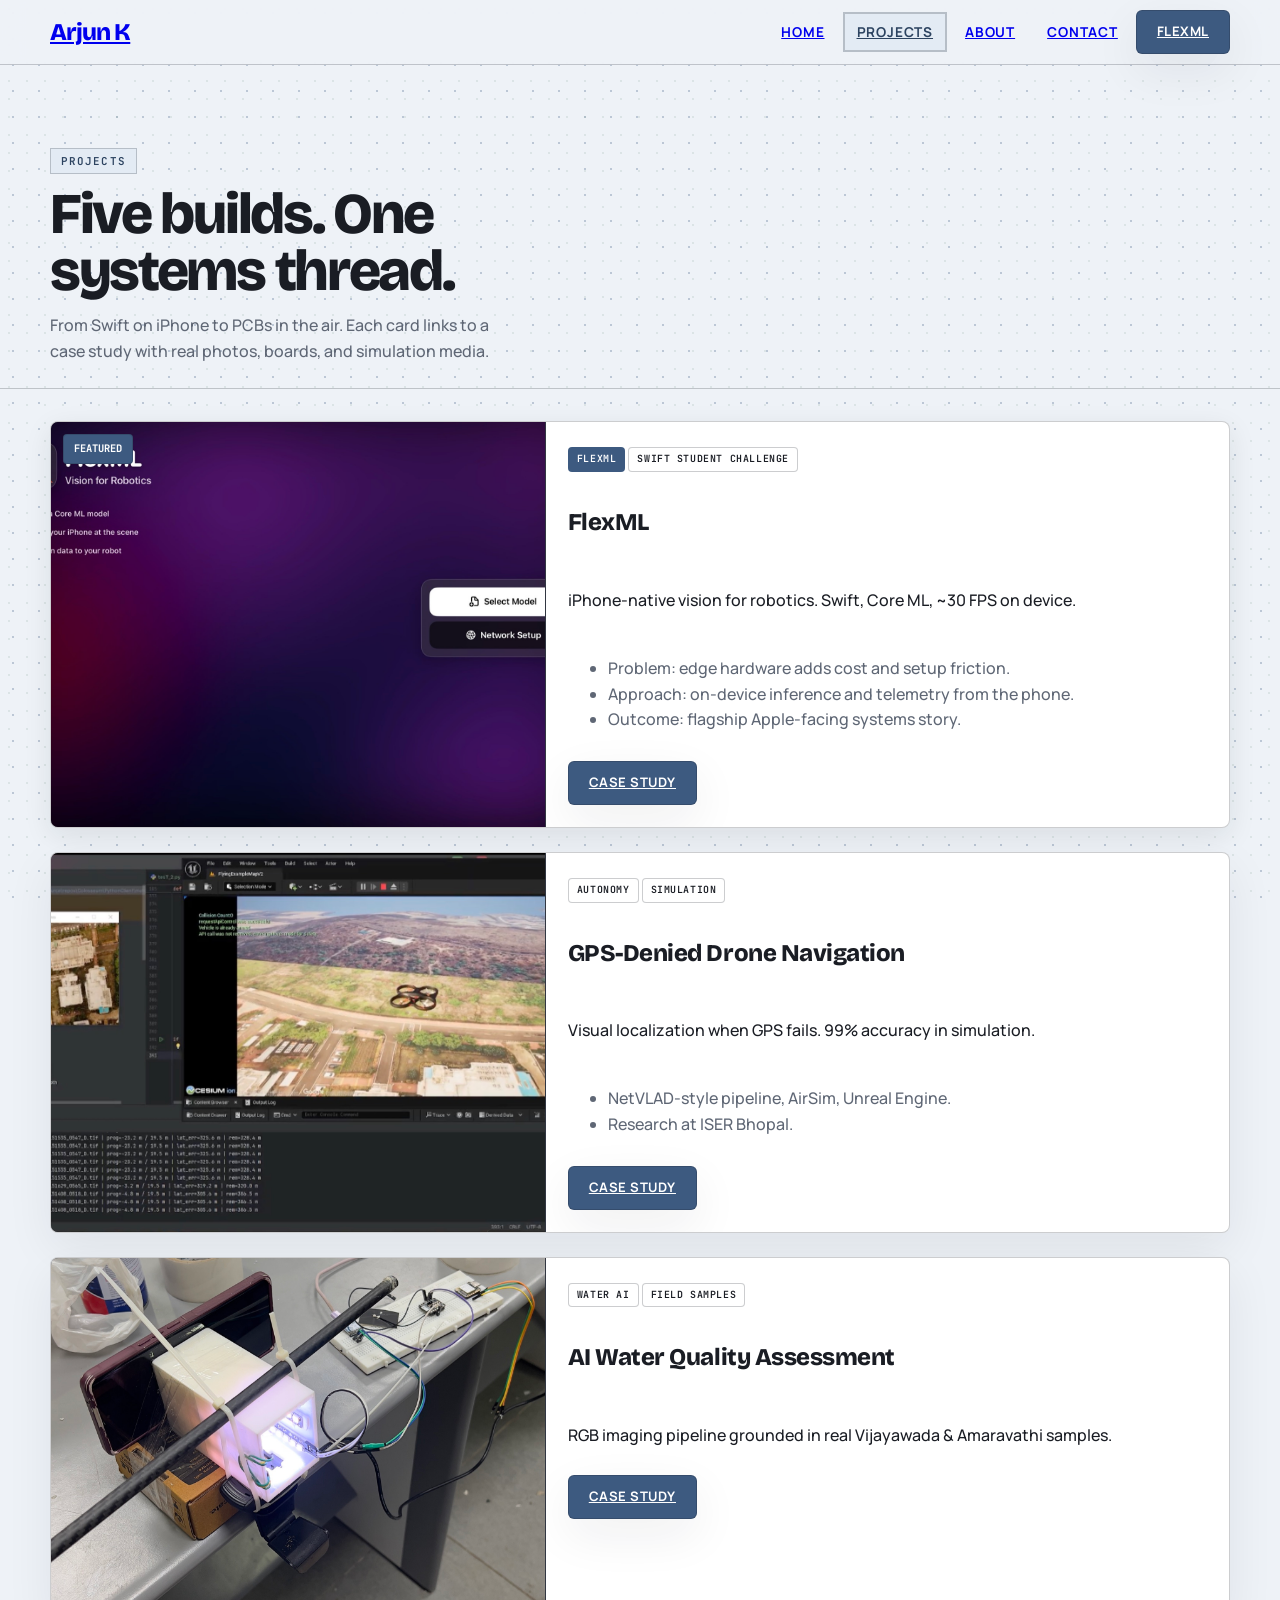
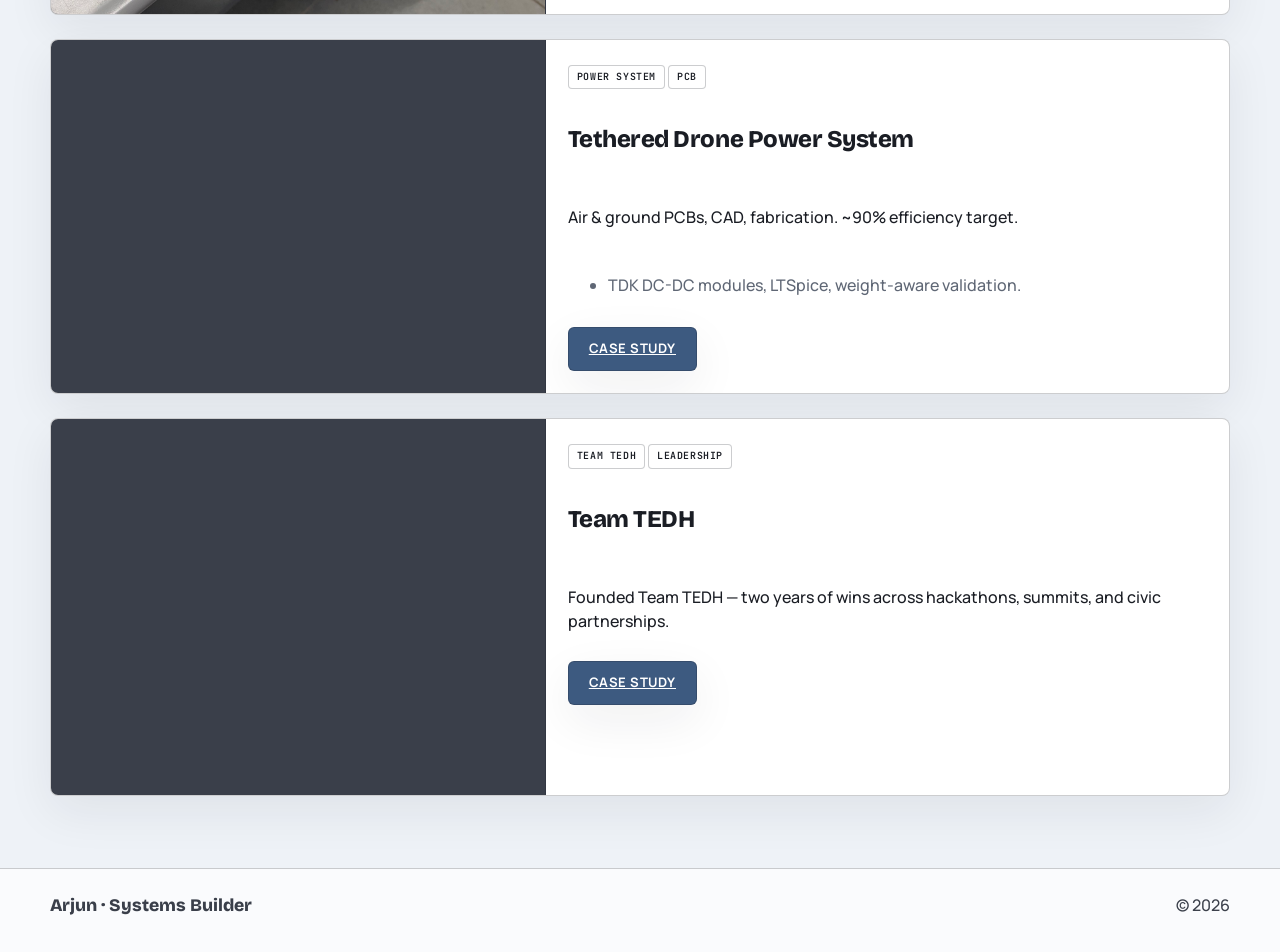
<file: projects.html>
<!DOCTYPE html>
<html lang="en">
  <head>
    <meta charset="UTF-8" />
    <meta name="viewport" content="width=device-width, initial-scale=1.0" />
    <meta name="theme-color" content="#eef2f7" />
    <title>Projects | Arjun</title>
    <link rel="preconnect" href="https://fonts.googleapis.com" />
    <link rel="preconnect" href="https://fonts.gstatic.com" crossorigin />
    <link
      href="https://fonts.googleapis.com/css2?family=Bricolage+Grotesque:opsz,wght@12..96,400..800&display=swap"
      rel="stylesheet"
    />
    <link
      href="https://fonts.googleapis.com/css2?family=Manrope:wght@400..800&family=JetBrains+Mono:wght@500&display=swap"
      rel="stylesheet"
    />
    <link rel="stylesheet" href="styles.css" />
    <script src="script.js" defer></script>
  </head>
  <body class="theme-art">
    <a class="skip-link" href="#main">Skip to content</a>
    <div class="page-shell">
      <header class="site-header" data-site-header>
        <div class="site-header__inner">
          <a class="brand" href="index.html"><span class="brand__name">Arjun K</span></a>
          <nav class="site-nav" aria-label="Primary" data-site-nav data-open="false">
            <button class="nav-toggle" type="button" aria-label="Toggle navigation" aria-expanded="false" data-nav-toggle>
              <span class="nav-toggle__line"></span>
              <span class="nav-toggle__line"></span>
              <span class="nav-toggle__line"></span>
            </button>
            <div class="site-nav__links">
              <a class="site-nav__link" href="index.html">Home</a>
              <a class="site-nav__link is-active" href="projects.html">Projects</a>
              <a class="site-nav__link" href="about.html">About</a>
              <a class="site-nav__link" href="contact.html">Contact</a>
              <a class="button button--primary" href="project-flexml.html">FlexML</a>
            </div>
          </nav>
        </div>
      </header>

      <main id="main">
        <section class="project-hero">
          <div class="section__inner reveal">
            <p class="eyebrow">Projects</p>
            <h1 class="project-hero__title">Five builds. One systems thread.</h1>
            <p class="project-hero__copy">
              From Swift on iPhone to PCBs in the air. Each card links to a case study with real photos, boards, and
              simulation media.
            </p>
          </div>
        </section>

        <section class="project-detail">
          <div class="section__inner">
            <div class="project-grid project-grid--single">
              <article class="project-card project-card--row project-card--featured reveal">
                <div class="project-card__media">
                  <img
                    src="PhotosAndVideos/FlexML/mainview.jpg"
                    alt="FlexML main interface on iPhone"
                    loading="lazy"
                    decoding="async"
                  />
                </div>
                <div class="project-card__body">
                  <div class="project-card__meta">
                    <span class="tag tag--accent">FlexML</span>
                    <span class="tag">Swift Student Challenge</span>
                  </div>
                  <h2 class="project-card__title">FlexML</h2>
                  <p class="project-card__summary">iPhone-native vision for robotics. Swift, Core ML, ~30 FPS on device.</p>
                  <ul class="project-card__list">
                    <li>Problem: edge hardware adds cost and setup friction.</li>
                    <li>Approach: on-device inference and telemetry from the phone.</li>
                    <li>Outcome: flagship Apple-facing systems story.</li>
                  </ul>
                  <div class="detail-link-row">
                    <a class="button button--primary" href="project-flexml.html">Case study</a>
                  </div>
                </div>
              </article>

              <article class="project-card project-card--row reveal">
                <div class="project-card__media">
                  <img
                    src="PhotosAndVideos/Gps_denied_Navigation/Gpsdenied navigation Image.jpg"
                    alt="GPS-denied navigation workspace"
                    loading="lazy"
                    decoding="async"
                  />
                </div>
                <div class="project-card__body">
                  <div class="project-card__meta">
                    <span class="tag">Autonomy</span>
                    <span class="tag">Simulation</span>
                  </div>
                  <h2 class="project-card__title">GPS-Denied Drone Navigation</h2>
                  <p class="project-card__summary">Visual localization when GPS fails. 99% accuracy in simulation.</p>
                  <ul class="project-card__list">
                    <li>NetVLAD-style pipeline, AirSim, Unreal Engine.</li>
                    <li>Research at ISER Bhopal.</li>
                  </ul>
                  <div class="detail-link-row">
                    <a class="button button--primary" href="project-drone.html">Case study</a>
                  </div>
                </div>
              </article>

              <article class="project-card project-card--row reveal">
                <div class="project-card__media">
                  <img
                    src="PhotosAndVideos/Water%20AI/Hardware%20Images/IMG_4441.jpg"
                    alt="Water AI imaging rig in the field"
                    loading="lazy"
                    decoding="async"
                  />
                </div>
                <div class="project-card__body">
                  <div class="project-card__meta">
                    <span class="tag">Water AI</span>
                    <span class="tag">Field samples</span>
                  </div>
                  <h2 class="project-card__title">AI Water Quality Assessment</h2>
                  <p class="project-card__summary">RGB imaging pipeline grounded in real Vijayawada &amp; Amaravathi samples.</p>
                  <div class="detail-link-row">
                    <a class="button button--primary" href="project-water-ai.html">Case study</a>
                  </div>
                </div>
              </article>

              <article class="project-card project-card--row reveal">
                <div class="project-card__media">
                  <img
                    src="PhotosAndVideos/TetheredDroneSystem/Tether_LowweightDroneCadImage.jpg.jpg"
                    alt="CAD model of lightweight tethered drone air unit"
                    loading="lazy"
                    decoding="async"
                  />
                </div>
                <div class="project-card__body">
                  <div class="project-card__meta">
                    <span class="tag">Power system</span>
                    <span class="tag">PCB</span>
                  </div>
                  <h2 class="project-card__title">Tethered Drone Power System</h2>
                  <p class="project-card__summary">Air &amp; ground PCBs, CAD, fabrication. ~90% efficiency target.</p>
                  <ul class="project-card__list">
                    <li>TDK DC-DC modules, LTSpice, weight-aware validation.</li>
                  </ul>
                  <div class="detail-link-row">
                    <a class="button button--primary" href="project-power-system.html">Case study</a>
                  </div>
                </div>
              </article>

              <article class="project-card project-card--row reveal">
                <div class="project-card__media">
                  <img
                    src="PhotosAndVideos/TEAM%20TEDH/SmartIndiaHackathon_temaTEDH_groupimage_withCertificates.JPG"
                    alt="Team TEDH at Smart India Hackathon with certificates"
                    loading="lazy"
                    decoding="async"
                  />
                </div>
                <div class="project-card__body">
                  <div class="project-card__meta">
                    <span class="tag">Team TEDH</span>
                    <span class="tag">Leadership</span>
                  </div>
                  <h2 class="project-card__title">Team TEDH</h2>
                  <p class="project-card__summary">Founded Team TEDH — two years of wins across hackathons, summits, and civic partnerships.</p>
                  <div class="detail-link-row">
                    <a class="button button--primary" href="project-team-tedh.html">Case study</a>
                  </div>
                </div>
              </article>
            </div>
          </div>
        </section>
      </main>

      <footer class="site-footer">
        <div class="site-footer__inner">
          <span class="site-footer__brand">Arjun · Systems Builder</span>
          <span>&copy; <span data-current-year></span></span>
        </div>
      </footer>
    </div>
  </body>
</html>
</file>
<file: styles.css>
/* Portfolio — soft modern with dotted motion */
:root {
  --art-bg: #eef2f7;
  --art-paper: #ffffff;
  --art-ink: #1a1d24;
  --art-ink-soft: #3a3f4a;
  --art-muted: #5f6775;
  --art-line: rgba(26, 29, 36, 0.14);

  --art-accent: #3d5a80;
  --art-accent-deep: #2c4360;
  --art-warm: #b8846a;
  --art-sage: #6b8f7a;
  --art-soft: #d4dce6;

  --color-canvas: var(--art-bg);
  --color-paper: var(--art-paper);
  --color-surface: var(--art-paper);
  --color-surface-alt: #e4eaf0;
  --color-ink: var(--art-ink);
  --color-ink-soft: var(--art-ink-soft);
  --color-muted: var(--art-muted);
  --color-muted-light: #8a939f;
  --color-border: var(--art-line);
  --color-border-strong: rgba(26, 29, 36, 0.22);
  --color-accent: var(--art-accent);
  --color-accent-deep: var(--art-accent-deep);
  --color-accent-soft: #e3ebf4;
  --color-accent-ink: var(--art-accent);

  --shadow-soft: 0 16px 48px rgba(26, 29, 36, 0.07);
  --shadow-lift: 0 8px 28px rgba(26, 29, 36, 0.09);
  --shadow-hard: 0 4px 0 rgba(26, 29, 36, 0.12);
  --shadow-hard-sm: 0 2px 0 rgba(26, 29, 36, 0.1);
  --max-width: 1180px;
  --max-width-narrow: 680px;
  --radius-sm: 0;
  --radius-md: 0;
  --radius-lg: 0;
  --radius-pill: 0;
  --font-display: "Bricolage Grotesque", system-ui, sans-serif;
  --font-body: "Manrope", system-ui, sans-serif;
  --font-mono: "JetBrains Mono", ui-monospace, monospace;
  --ease-out: cubic-bezier(0.23, 1, 0.32, 1);
  --ease-out-quart: cubic-bezier(0.165, 0.84, 0.44, 1);
  --ease-drawer: cubic-bezier(0.32, 0.72, 0, 1);
  --duration-press: 120ms;
  --duration-ui: 200ms;
  --duration-modal: 260ms;
  --duration-reveal: 440ms;
  --transition: var(--duration-ui) var(--ease-out);
  --header-height: 64px;
  --space-1: 8px;
  --space-2: 16px;
  --space-3: 24px;
  --space-4: 32px;
  --space-5: 48px;
  --space-6: 72px;
}

*,
*::before,
*::after {
  box-sizing: border-box;
}

html {
  scroll-behavior: smooth;
}

@media (prefers-reduced-motion: reduce) {
  html {
    scroll-behavior: auto;
  }

  *,
  *::before,
  *::after {
    animation-duration: 0.01ms !important;
    animation-iteration-count: 1 !important;
    transition-duration: 0.01ms !important;
  }

  .theme-art::before,
  .theme-art::after {
    animation: none !important;
  }

  .hero-intro__item,
  body.is-loaded .hero-intro__item {
    opacity: 1 !important;
    transform: none !important;
    animation: none !important;
  }

  .reveal {
    opacity: 1 !important;
    transform: none !important;
  }

  .lightbox__panel {
    animation: none !important;
  }
}

body {
  margin: 0;
  font-family: var(--font-body);
  font-size: 1rem;
  font-weight: 500;
  color: var(--color-ink);
  background: var(--color-canvas);
  line-height: 1.5;
  -webkit-font-smoothing: antialiased;
}

.theme-art {
  background-color: var(--color-canvas);
}

.theme-art::before,
.theme-art::after {
  content: "";
  position: fixed;
  inset: 0;
  z-index: 0;
  pointer-events: none;
}

.theme-art::before {
  background-image: radial-gradient(circle, rgba(61, 90, 128, 0.28) 1.25px, transparent 1.25px);
  background-size: 26px 26px;
  animation: dots-drift-a 48s linear infinite;
}

.theme-art::after {
  background-image: radial-gradient(circle, rgba(107, 143, 122, 0.16) 1px, transparent 1px);
  background-size: 18px 18px;
  animation: dots-drift-b 72s linear infinite reverse;
  opacity: 0.85;
}

@keyframes dots-drift-a {
  from {
    background-position: 0 0;
  }
  to {
    background-position: 26px 26px;
  }
}

@keyframes dots-drift-b {
  from {
    background-position: 0 0;
  }
  to {
    background-position: -18px 18px;
  }
}

.skip-link {
  position: absolute;
  top: 12px;
  left: 12px;
  z-index: 100;
  padding: 10px 14px;
  border: 1px solid var(--color-border-strong);
  background: var(--art-accent);
  color: #fff;
  font-family: var(--font-mono);
  font-size: 0.75rem;
  font-weight: 600;
  text-transform: uppercase;
  letter-spacing: 0.08em;
  transform: translateY(-160%);
  transition: transform 160ms var(--ease-out);
}

.skip-link:focus {
  transform: translateY(0);
}

.page-shell {
  position: relative;
  z-index: 1;
  min-height: 100vh;
}

.site-header {
  position: sticky;
  top: 0;
  z-index: 30;
  border-bottom: 1px solid var(--color-border-strong);
  background: rgba(238, 242, 247, 0.88);
  backdrop-filter: blur(12px);
  transition: box-shadow var(--transition);
}

.site-header.is-scrolled {
  box-shadow: var(--shadow-hard-sm);
}

.site-header__inner,
.section__inner,
.site-footer__inner {
  width: min(calc(100% - 32px), var(--max-width));
  margin: 0 auto;
}

.site-header__inner {
  display: flex;
  align-items: center;
  justify-content: space-between;
  gap: 20px;
  min-height: var(--header-height);
}

.brand {
  display: inline-flex;
  align-items: center;
  font-weight: 800;
}

.brand__name {
  font-family: var(--font-display);
  font-size: 1.5rem;
  font-weight: 800;
  letter-spacing: -0.04em;
}

.site-nav__links {
  display: flex;
  align-items: center;
  gap: 4px;
}

.site-nav__link {
  padding: 8px 12px;
  border: 2px solid transparent;
  font-size: 0.85rem;
  font-weight: 700;
  text-transform: uppercase;
  letter-spacing: 0.06em;
}

.site-nav__link:hover,
.site-nav__link.is-active {
  border-color: var(--color-border-strong);
  background: var(--color-accent-soft);
  color: var(--art-accent-deep);
}

.nav-toggle {
  display: none;
  border: 1px solid var(--color-border-strong);
  background: var(--art-paper);
  padding: 10px;
  box-shadow: var(--shadow-lift);
}

.nav-toggle__line {
  display: block;
  width: 18px;
  height: 2px;
  margin: 4px 0;
  background: var(--art-ink);
}

.button {
  display: inline-flex;
  align-items: center;
  justify-content: center;
  min-height: 44px;
  padding: 10px 20px;
  border: 1px solid var(--color-border-strong);
  font-family: var(--font-body);
  font-size: 0.82rem;
  font-weight: 700;
  letter-spacing: 0.04em;
  text-transform: uppercase;
  box-shadow: var(--shadow-soft);
  border-radius: 6px;
  transition:
    background-color var(--duration-ui) var(--ease-out),
    color var(--duration-ui) var(--ease-out),
    transform var(--duration-press) var(--ease-out),
    box-shadow var(--duration-ui) var(--ease-out);
}

.button:active {
  transform: scale(0.97);
  box-shadow: none;
  transition-duration: var(--duration-press);
}

.button--primary {
  background: var(--art-accent);
  color: #fff;
}

.button--primary:hover {
  background: var(--art-accent-deep);
}

.button--secondary {
  background: var(--art-paper);
  color: var(--art-ink);
}

.button--secondary:hover {
  background: var(--color-accent-soft);
}

.button--ghost {
  min-height: auto;
  padding: 0;
  border: 0;
  box-shadow: none;
  color: var(--art-accent);
  text-transform: none;
  letter-spacing: 0;
  font-weight: 700;
}

.button--ghost:hover {
  color: var(--art-warm);
}

.button--ghost:active {
  transform: none;
}

.section {
  padding: clamp(56px, 9vw, 100px) 0;
}

.section--alt {
  background: rgba(255, 255, 255, 0.55);
  border-block: 1px solid var(--color-border);
}

.section--tight {
  padding-block: 48px;
}

.section-intro {
  max-width: 720px;
  margin-bottom: var(--space-4);
  padding-bottom: var(--space-3);
  border-bottom: 1px solid var(--color-border-strong);
}

.eyebrow {
  display: inline-block;
  margin-bottom: 12px;
  padding: 4px 10px;
  border: 1px solid var(--color-border-strong);
  background: var(--color-accent-soft);
  color: var(--art-accent-deep);
  font-family: var(--font-mono);
  font-size: 0.68rem;
  font-weight: 600;
  letter-spacing: 0.1em;
  text-transform: uppercase;
}

.section-heading {
  margin: 0;
  font-family: var(--font-display);
  font-size: clamp(2.2rem, 5vw, 3.8rem);
  font-weight: 800;
  line-height: 0.95;
  letter-spacing: -0.04em;
  text-wrap: balance;
}

.lead,
.section-copy {
  max-width: var(--max-width-narrow);
  margin: 14px 0 0;
  color: var(--color-muted);
  font-size: 1.05rem;
  line-height: 1.6;
}

/* —— Hero —— */
.art-hero {
  position: relative;
  overflow: hidden;
  padding: clamp(40px, 8vw, 80px) 0 clamp(48px, 7vw, 72px);
  border-bottom: 1px solid var(--color-border-strong);
}

.art-hero__grid {
  position: relative;
  display: grid;
  grid-template-columns: minmax(0, 1.15fr) minmax(260px, 0.85fr);
  gap: clamp(24px, 4vw, 48px);
  align-items: end;
}

.hero-intro__item {
  opacity: 0;
  transform: translateY(22px);
}

body.is-loaded .hero-intro__item {
  animation: hero-enter var(--duration-reveal) var(--ease-out) forwards;
  animation-delay: calc(0.04s + 0.055s * var(--i, 0));
}

@keyframes hero-enter {
  from {
    opacity: 0;
    transform: translateY(14px);
  }
  to {
    opacity: 1;
    transform: translateY(0);
  }
}

.art-hero__title {
  margin: 0 0 20px;
  font-family: var(--font-display);
  font-size: clamp(2.8rem, 9vw, 6rem);
  font-weight: 800;
  line-height: 0.92;
  letter-spacing: -0.045em;
  text-wrap: balance;
}

.art-hero__title span {
  display: block;
}

.art-hero__title .hl-accent {
  color: var(--art-accent);
}

.art-hero__title .hl-warm {
  color: var(--art-warm);
}

.art-hero__copy {
  max-width: 36ch;
  margin: 0 0 28px;
  font-size: 1.08rem;
  line-height: 1.55;
}

.art-hero__actions {
  display: flex;
  flex-wrap: wrap;
  gap: 12px;
}

.art-portrait {
  position: relative;
  border: 1px solid var(--color-border-strong);
  background: var(--art-paper);
  box-shadow: var(--shadow-lift);
  transform: rotate(-1deg);
}

.art-portrait img {
  width: 100%;
  aspect-ratio: 29 / 32;
  object-fit: cover;
  display: block;
}

.art-portrait__cap {
  padding: 14px 16px;
  border-top: 1px solid var(--color-border-strong);
  background: var(--art-accent);
  color: #fff;
}

.art-portrait__name {
  margin: 0;
  font-family: var(--font-display);
  font-size: 1rem;
  font-weight: 800;
  line-height: 1.2;
}

.art-portrait__role {
  margin: 6px 0 0;
  font-family: var(--font-mono);
  font-size: 0.65rem;
  letter-spacing: 0.08em;
  text-transform: uppercase;
  opacity: 0.9;
}

.art-strip {
  display: grid;
  grid-template-columns: 1fr minmax(200px, 320px);
  gap: 28px;
  align-items: start;
}

.art-strip__quote {
  margin: 0;
  font-family: var(--font-display);
  font-size: clamp(1.5rem, 3.5vw, 2.4rem);
  font-weight: 800;
  line-height: 1.1;
  letter-spacing: -0.03em;
}

.art-strip__aside {
  margin: 0;
  padding: 16px;
  border: 1px solid var(--color-border-strong);
  background: var(--color-accent-soft);
  color: var(--art-ink-soft);
  font-size: 0.92rem;
  line-height: 1.55;
}

/* —— Bento gallery —— */
.bento {
  display: grid;
  width: 100%;
  gap: 12px;
  grid-template-columns: repeat(12, minmax(0, 1fr));
  grid-template-rows: minmax(200px, 32vh) minmax(200px, 32vh) minmax(180px, 26vh);
}

.bento__cell {
  position: relative;
  display: block;
  overflow: hidden;
  min-height: 0;
  height: 100%;
  min-width: 0;
  border: 1px solid var(--color-border-strong);
  background: var(--cell-accent, var(--color-accent-soft));
  color: var(--art-ink);
  box-shadow: var(--shadow-soft);
  border-radius: 8px;
  transition:
    transform var(--duration-ui) var(--ease-out),
    box-shadow var(--duration-ui) var(--ease-out);
}

@media (hover: hover) {
  .bento__cell:hover {
    transform: translateY(-2px);
    box-shadow: var(--shadow-lift);
  }
}

/* Row 1–2: FlexML (7) + Drone (5) = 12 cols */
.bento__cell--xl {
  grid-column: 1 / span 7;
  grid-row: 1 / span 2;
}

.bento__cell--lg {
  grid-column: 8 / span 5;
  grid-row: 1 / span 2;
}

/* Row 3: Power (4) + Water (4) + TEDH (4) = 12 cols */
.bento__cell--md {
  grid-column: 1 / span 4;
  grid-row: 3;
}

.bento__cell--sm {
  grid-column: 5 / span 4;
  grid-row: 3;
}

.bento__cell--wide {
  grid-column: 9 / span 4;
  grid-row: 3;
}

.bento__media {
  position: absolute;
  inset: 0;
}

.bento__media img {
  width: 100%;
  height: 100%;
  object-fit: cover;
  display: block;
}

.bento__cell--img-heavy .bento__media img {
  opacity: 1;
}

.bento__cell--img-heavy {
  --cell-accent: var(--art-paper);
}

.bento__cap {
  position: absolute;
  left: 0;
  right: 0;
  bottom: 0;
  z-index: 1;
  padding: 16px 18px;
  background: linear-gradient(to top, rgba(13, 13, 13, 0.88) 0%, rgba(13, 13, 13, 0.4) 55%, transparent 100%);
  color: #fff;
}

.bento__label {
  font-family: var(--font-mono);
  font-size: 0.65rem;
  letter-spacing: 0.12em;
  text-transform: uppercase;
  opacity: 0.85;
}

.bento__title {
  margin: 4px 0 0;
  font-family: var(--font-display);
  font-size: 1.35rem;
  font-weight: 800;
  line-height: 1.05;
  letter-spacing: -0.03em;
}

.bento__brand-mark {
  position: absolute;
  top: 14px;
  right: 44px;
  z-index: 2;
  width: min(88px, 28vw);
  padding: 5px 8px;
  border: 1px solid var(--color-border-strong);
  border-radius: 999px;
  background: #fff;
  object-fit: contain;
}

.bento__arrow {
  position: absolute;
  top: 14px;
  right: 14px;
  z-index: 2;
  width: 36px;
  height: 36px;
  display: grid;
  place-items: center;
  border: 1px solid var(--color-border-strong);
  background: var(--art-paper);
  color: var(--art-accent);
  font-size: 1.1rem;
  font-weight: 800;
  border-radius: 50%;
}

/* Featured spotlight */
.spotlight {
  display: grid;
  grid-template-columns: 1.1fr 0.9fr;
  border: 1px solid var(--color-border-strong);
  background: var(--art-paper);
  box-shadow: var(--shadow-lift);
  border-radius: 10px;
  overflow: hidden;
}

.spotlight__media {
  border-right: 1px solid var(--color-border-strong);
  background: var(--art-ink-soft);
  min-height: 280px;
}

.spotlight__media img {
  width: 100%;
  height: 100%;
  min-height: 280px;
  object-fit: cover;
}

.spotlight__body {
  display: flex;
  flex-direction: column;
  gap: 14px;
  padding: clamp(20px, 3vw, 32px);
}

.spotlight__title {
  margin: 0;
  font-family: var(--font-display);
  font-size: clamp(1.5rem, 2.5vw, 2rem);
  font-weight: 800;
  line-height: 1.05;
  letter-spacing: -0.03em;
}

.spotlight__summary {
  margin: 0;
  color: var(--color-muted);
  line-height: 1.6;
}

.spotlight__body .button-row {
  margin-top: auto;
  padding-top: 8px;
}

.tag {
  display: inline-flex;
  padding: 4px 8px;
  border: 1px solid var(--color-border-strong);
  background: var(--art-paper);
  font-family: var(--font-mono);
  font-size: 0.62rem;
  font-weight: 600;
  letter-spacing: 0.06em;
  text-transform: uppercase;
  border-radius: 4px;
}

.tag--accent {
  background: var(--art-accent);
  border-color: transparent;
  color: #fff;
}

.quote-card {
  padding: clamp(28px, 4vw, 40px);
  border: 1px solid var(--color-border-strong);
  background: var(--art-paper);
  box-shadow: var(--shadow-soft);
  border-radius: 10px;
}

.quote-card__quote {
  margin: 0 0 12px;
  font-family: var(--font-display);
  font-size: clamp(1.4rem, 3vw, 2rem);
  font-weight: 800;
  line-height: 1.15;
  letter-spacing: -0.03em;
}

.quote-card__byline {
  margin: 0;
  line-height: 1.6;
}

/* Legacy / shared components */
.hero__actions,
.button-row {
  display: flex;
  flex-wrap: wrap;
  gap: 12px;
}

.breadcrumb {
  display: flex;
  flex-wrap: wrap;
  gap: 8px;
  margin-bottom: var(--space-3);
  font-family: var(--font-mono);
  font-size: 0.72rem;
  text-transform: uppercase;
  letter-spacing: 0.08em;
}

.breadcrumb a:hover {
  color: var(--art-accent);
}

.project-hero {
  padding: clamp(48px, 7vw, 72px) 0 24px;
  border-bottom: 1px solid var(--color-border-strong);
}

.project-hero__title {
  max-width: 16ch;
  margin: 0 0 14px;
  font-family: var(--font-display);
  font-size: clamp(2.2rem, 5vw, 3.6rem);
  font-weight: 800;
  line-height: 0.98;
  letter-spacing: -0.04em;
}

.project-hero__copy {
  max-width: 44ch;
  margin: 0;
  color: var(--color-muted);
  line-height: 1.6;
}

.project-hero__logo {
  display: block;
  width: min(200px, 72vw);
  max-height: 64px;
  margin: 0 0 16px;
  padding: 10px 14px;
  border: 1px solid var(--color-border-strong);
  border-radius: 999px;
  background: #fff;
  object-fit: contain;
}

.project-hero__grid {
  display: grid;
  grid-template-columns: 1fr minmax(240px, 340px);
  gap: 28px;
  align-items: end;
}

.hero-card,
.project-card,
.detail-block,
.media-card,
.contact-card,
.timeline-card,
.portrait-card,
.info-card {
  border: 1px solid var(--color-border-strong);
  background: var(--art-paper);
  box-shadow: var(--shadow-soft);
  border-radius: 8px;
}

.hero-card {
  padding: 16px;
}

.hero-card__title {
  font-family: var(--font-display);
  font-weight: 800;
}

.project-detail {
  padding: 32px 0 72px;
}

.project-detail__grid {
  display: grid;
  grid-template-columns: 1fr minmax(220px, 280px);
  gap: 20px;
  align-items: start;
}

.detail-stack,
.sidebar-stack {
  display: grid;
  gap: 16px;
}

.detail-block,
.contact-card,
.timeline-card {
  padding: 22px;
}

.detail-block__title,
.project-card__title,
.media-card__title,
.contact-card__title {
  font-family: var(--font-display);
  font-weight: 800;
  letter-spacing: -0.02em;
}

.detail-block__copy,
.detail-list,
.project-card__list {
  color: var(--color-muted);
  line-height: 1.6;
}

.sidebar-card {
  padding: 18px;
  border: 1px solid var(--color-border-strong);
  background: var(--color-accent-soft);
  color: var(--art-ink);
  border-radius: 8px;
}

.sidebar-card__label {
  font-family: var(--font-mono);
  font-size: 0.65rem;
  text-transform: uppercase;
  letter-spacing: 0.1em;
}

.sidebar-card__value {
  margin: 6px 0 0;
  font-weight: 700;
}

.hero-card.sidebar-card::before {
  display: none;
}

.project-grid--single {
  display: grid;
  gap: 24px;
}

.project-card--row {
  display: grid;
  grid-template-columns: minmax(260px, 42%) 1fr;
  overflow: hidden;
}

.project-card--row .project-card__media {
  border-right: 1px solid var(--color-border-strong);
}

.project-card__media img,
.project-card__media .visual-panel {
  width: 100%;
  height: 100%;
  min-height: 220px;
  object-fit: cover;
}

.project-card__body {
  padding: 22px;
  display: flex;
  flex-direction: column;
  gap: 12px;
}

.project-card--featured {
  box-shadow: var(--shadow-lift);
}

.project-card--featured .project-card__media::after {
  content: "Featured";
  position: absolute;
  top: 12px;
  left: 12px;
  padding: 6px 10px;
  border: 1px solid var(--color-border-strong);
  background: var(--art-accent);
  color: #fff;
  font-family: var(--font-mono);
  font-size: 0.65rem;
  font-weight: 700;
  text-transform: uppercase;
  border-radius: 4px;
}

.project-card__media {
  position: relative;
  background: var(--art-ink-soft);
}

.media-grid {
  display: grid;
  gap: 16px;
  grid-template-columns: repeat(auto-fit, minmax(260px, 1fr));
}

.media-card {
  overflow: hidden;
}

.media-frame {
  position: relative;
  border-bottom: 1px solid var(--color-border-strong);
  background: #e8ecf0;
}

.media-frame img,
.media-frame video {
  width: 100%;
  aspect-ratio: var(--ratio, 16 / 10);
  object-fit: cover;
  display: block;
}

.media-frame--zoomable {
  display: block;
  padding: 0;
  border: 0;
  width: 100%;
  cursor: zoom-in;
  background: #e8ecf0;
  text-align: left;
  font: inherit;
  appearance: none;
}

.media-frame--zoomable:focus-visible {
  outline: 2px solid var(--art-accent);
  outline-offset: 2px;
}

.media-frame--zoomable::after {
  content: "View full size";
  position: absolute;
  right: 10px;
  bottom: 10px;
  z-index: 1;
  padding: 5px 9px;
  border-radius: 4px;
  background: rgba(26, 29, 36, 0.72);
  color: #fff;
  font-family: var(--font-mono);
  font-size: 0.62rem;
  letter-spacing: 0.06em;
  text-transform: uppercase;
  opacity: 0;
  transform: translateY(4px);
  transition:
    opacity var(--duration-ui) var(--ease-out),
    transform var(--duration-ui) var(--ease-out);
  pointer-events: none;
}

@media (hover: hover) {
  .media-frame--zoomable:hover::after {
    opacity: 1;
    transform: translateY(0);
  }

  .media-frame--zoomable:hover img {
    opacity: 0.92;
  }
}

.media-frame--zoomable img {
  width: 100%;
  aspect-ratio: var(--ratio, 16 / 10);
  object-fit: cover;
  display: block;
  transition: opacity var(--duration-ui) var(--ease-out);
}

/* Full-size media lightbox */
.lightbox {
  width: min(100vw - 32px, 1200px);
  max-width: none;
  max-height: none;
  padding: 0;
  border: none;
  background: transparent;
  overflow: visible;
}

.lightbox::backdrop {
  background: rgba(20, 24, 32, 0.82);
  transition: background var(--duration-modal) var(--ease-out);
}

.lightbox[open]::backdrop {
  background: rgba(20, 24, 32, 0.88);
}

.lightbox__panel {
  display: flex;
  flex-direction: column;
  max-height: calc(100vh - 48px);
  border: 1px solid var(--color-border-strong);
  border-radius: 10px;
  background: var(--art-paper);
  box-shadow: var(--shadow-lift);
  overflow: hidden;
  animation: lightbox-panel-in var(--duration-modal) var(--ease-drawer);
}

@keyframes lightbox-panel-in {
  from {
    opacity: 0;
    transform: scale(0.96) translateY(8px);
  }
  to {
    opacity: 1;
    transform: scale(1) translateY(0);
  }
}

.lightbox__toolbar {
  display: flex;
  align-items: center;
  justify-content: space-between;
  gap: 12px;
  padding: 10px 14px;
  border-bottom: 1px solid var(--color-border);
  background: var(--color-surface-alt);
}

.lightbox__title {
  margin: 0;
  font-size: 0.85rem;
  font-weight: 600;
  color: var(--art-ink-soft);
}

.lightbox__actions {
  display: flex;
  gap: 8px;
}

.lightbox__btn {
  min-height: 36px;
  padding: 6px 12px;
  border: 1px solid var(--color-border-strong);
  border-radius: 6px;
  background: var(--art-paper);
  font-family: var(--font-body);
  font-size: 0.78rem;
  font-weight: 600;
  cursor: pointer;
  transition:
    background-color var(--duration-ui) var(--ease-out),
    transform var(--duration-press) var(--ease-out);
}

.lightbox__btn:active {
  transform: scale(0.97);
}

.lightbox__btn--primary {
  background: var(--art-accent);
  border-color: transparent;
  color: #fff;
}

.lightbox__stage {
  display: flex;
  align-items: center;
  justify-content: center;
  padding: 16px;
  overflow: auto;
  background: #0f1218;
}

.lightbox__img {
  display: block;
  width: auto;
  height: auto;
  max-width: min(100%, calc(100vw - 64px));
  max-height: calc(100vh - 160px);
  object-fit: contain;
}

.lightbox__caption {
  margin: 0;
  padding: 12px 16px 14px;
  border-top: 1px solid var(--color-border);
  color: var(--color-muted);
  font-size: 0.9rem;
  line-height: 1.5;
}

.media-card__body {
  padding: 14px 16px 18px;
}

.media-card__title {
  margin: 0 0 6px;
  font-size: 1rem;
}

.media-card__copy {
  margin: 0;
  font-size: 0.9rem;
  color: var(--color-muted);
}

.visual-panel {
  display: none;
}

.profile-grid {
  display: grid;
  grid-template-columns: minmax(240px, 320px) 1fr;
  gap: 24px;
}

.portrait-card img {
  width: 100%;
  aspect-ratio: 29 / 32;
  object-fit: cover;
}

.portrait-card__body {
  padding: 18px;
  border-top: 1px solid var(--color-border-strong);
  background: var(--art-accent);
  color: #fff;
}

.timeline {
  display: grid;
  gap: 12px;
}

.timeline-card {
  display: grid;
  grid-template-columns: 1fr auto;
  gap: 16px;
  padding: 18px;
}

.timeline-card__title {
  font-weight: 800;
}

.contact-grid {
  display: grid;
  gap: 16px;
  grid-template-columns: repeat(auto-fit, minmax(240px, 1fr));
}

.site-footer {
  border-top: 1px solid var(--color-border-strong);
  background: rgba(255, 255, 255, 0.7);
  color: var(--art-ink-soft);
}

.site-footer__inner {
  padding: 24px 0 32px;
  display: flex;
  flex-wrap: wrap;
  justify-content: space-between;
  gap: 12px;
}

.site-footer__brand {
  font-family: var(--font-display);
  font-weight: 800;
  font-size: 1.1rem;
}

.reveal {
  opacity: 0;
  transform: translateY(12px);
  transition:
    opacity var(--duration-reveal) var(--ease-out),
    transform var(--duration-reveal) var(--ease-out);
}

.reveal.is-visible {
  opacity: 1;
  transform: translateY(0);
}

.reveal--delay-1 {
  transition-delay: 60ms;
}

.reveal--delay-2 {
  transition-delay: 120ms;
}

@media (hover: hover) {
  .project-card {
    transition:
      transform var(--duration-ui) var(--ease-out),
      box-shadow var(--duration-ui) var(--ease-out);
  }

  .project-card:hover {
    transform: translateY(-2px);
    box-shadow: var(--shadow-lift);
  }
}

@media (max-width: 960px) {
  .art-hero__grid,
  .art-strip,
  .spotlight,
  .project-hero__grid,
  .project-detail__grid,
  .project-card--row,
  .profile-grid {
    grid-template-columns: 1fr;
  }

  .spotlight__media {
    border-right: 0;
    border-bottom: 1px solid var(--color-border-strong);
  }

  .bento {
    grid-template-columns: 1fr;
    grid-template-rows: none;
    grid-auto-rows: minmax(220px, auto);
  }

  .bento__cell--xl,
  .bento__cell--lg,
  .bento__cell--md,
  .bento__cell--sm,
  .bento__cell--wide {
    grid-column: 1;
    grid-row: auto;
    min-height: 220px;
    height: auto;
  }
}

@media (min-width: 640px) and (max-width: 960px) {
  .bento {
    grid-template-columns: repeat(2, minmax(0, 1fr));
    grid-template-rows: none;
    grid-auto-rows: minmax(200px, auto);
  }

  .bento__cell--xl {
    grid-column: 1 / -1;
    grid-row: auto;
    min-height: 280px;
  }

  .bento__cell--lg {
    grid-column: 1 / -1;
    grid-row: auto;
    min-height: 260px;
  }

  .bento__cell--md {
    grid-column: 1;
    grid-row: auto;
  }

  .bento__cell--sm {
    grid-column: 2;
    grid-row: auto;
  }

  .bento__cell--wide {
    grid-column: 1 / -1;
    grid-row: auto;
    min-height: 220px;
  }

  .bento__cell--md,
  .bento__cell--sm {
    min-height: 200px;
  }
}

@media (max-width: 820px) {
  .nav-toggle {
    display: inline-flex;
    flex-direction: column;
    justify-content: center;
  }

  .site-nav__links {
    position: absolute;
    top: calc(100% + 10px);
    right: 0;
    display: none;
    flex-direction: column;
    min-width: 220px;
    padding: 10px;
    border: 1px solid var(--color-border-strong);
    background: var(--art-paper);
    box-shadow: var(--shadow-lift);
    border-radius: 8px;
  }

  .site-nav[data-open="true"] .site-nav__links {
    display: flex;
  }

  .site-nav {
    position: relative;
  }
}

@media (max-width: 480px) {
  .site-header__inner,
  .section__inner,
  .site-footer__inner {
    width: min(calc(100% - 24px), var(--max-width));
  }

  .art-hero__actions,
  .button-row {
    flex-direction: column;
    align-items: stretch;
  }

  .bento__arrow {
    display: none;
  }
}
</file>
